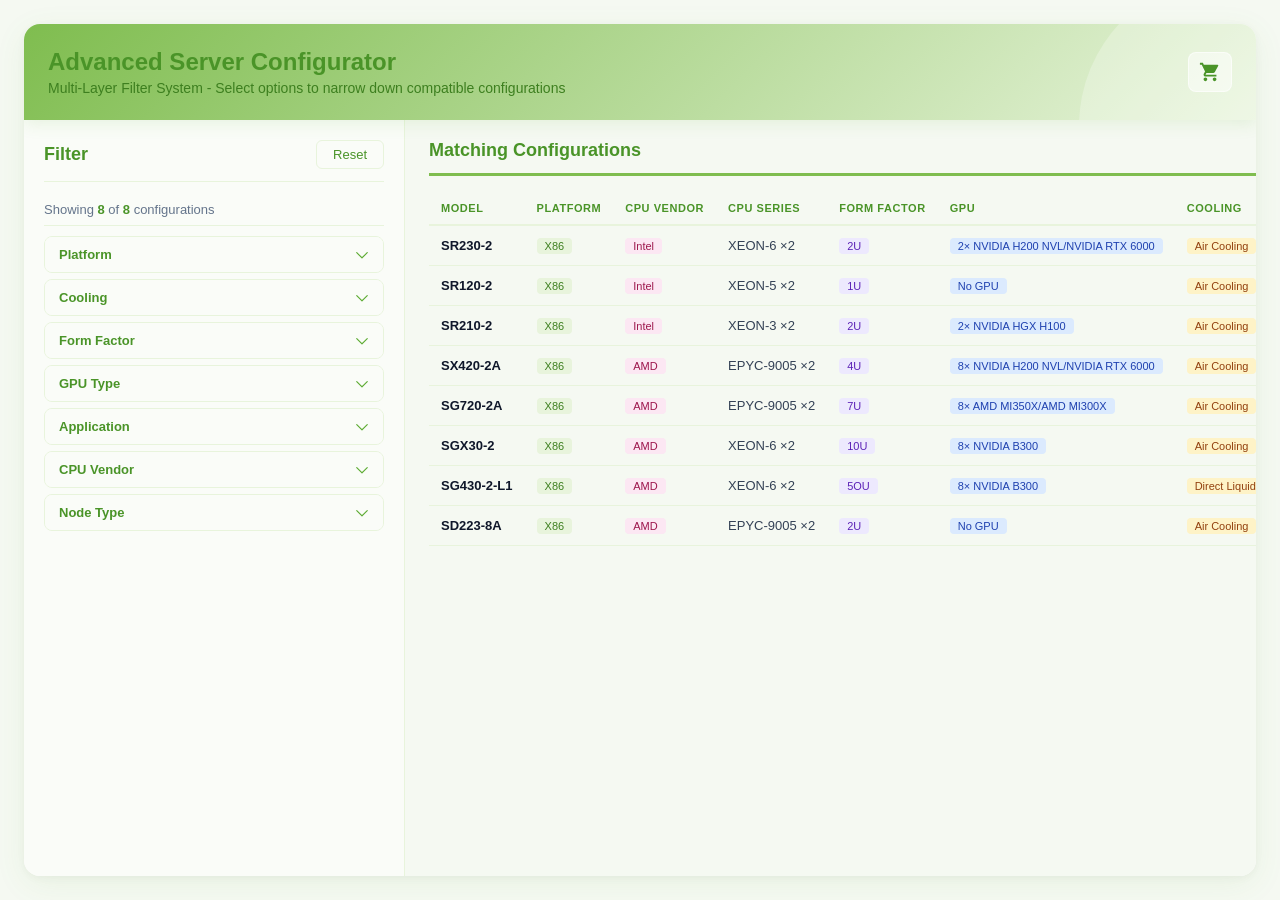
<file: index.html>
<!DOCTYPE html>
<html lang="zh-TW">
<head>
    <meta charset="UTF-8">
    <title>Server Multi-Layer Configurator</title>
    <link rel="stylesheet" href="styles.css?v=4">
</head>
<body>
    <div class="configurator-wrapper">
        <div class="configurator-header">
            <div class="header-content">
                <div>
                    <h1>Advanced Server Configurator</h1>
                    <p>Multi-Layer Filter System - Select options to narrow down compatible configurations</p>
                </div>
                <button class="cart-icon-btn" onclick="window.location.href='cart.html'" title="Shopping Cart">
                    <svg xmlns="http://www.w3.org/2000/svg" viewBox="0 0 24 24" width="22" height="22" fill="#4a9428">
                        <path d="M7 18c-1.1 0-1.99.9-1.99 2S5.9 22 7 22s2-.9 2-2-.9-2-2-2zM1 2v2h2l3.6 7.59-1.35 2.45c-.16.28-.25.61-.25.96 0 1.1.9 2 2 2h12v-2H7.42c-.14 0-.25-.11-.25-.25l.03-.12.9-1.63h7.45c.75 0 1.41-.41 1.75-1.03l3.58-6.49A1.003 1.003 0 0 0 20 4H5.21l-.94-2H1zm16 16c-1.1 0-1.99.9-1.99 2s.89 2 1.99 2 2-.9 2-2-.9-2-2-2z"/>
                    </svg>
                    <span class="cart-badge" id="cart-badge">0</span>
                </button>
            </div>
        </div>

        <div class="configurator-body">
            <div id="page-main" style="display: flex; flex: 1; min-height: 0;">
                <div class="filter-panel">
                    <div class="filter-header">
                        <div class="filter-title">Filter</div>
                        <button class="filter-reset-btn" onclick="resetAllFilters()" aria-label="Reset filter conditions">Reset</button>
                    </div>
                    <div class="filter-tags-container" id="filter-tags-container" style="display: none;">
                        <div class="filter-tags-list" id="filter-tags-list"></div>
                    </div>
                    <div class="product-count" id="product-count">
                        Showing <strong id="match-count">0</strong> of <strong id="total-count">0</strong> configurations
                    </div>
                    <div class="filter-option-container" id="filter-option-container"></div>
                </div>
                <div class="results-panel">
                    <div class="results-header">
                        <h3>Matching Configurations</h3>
                        <div class="results-count"><strong id="results-match-count">0</strong> results</div>
                    </div>
                    <div id="results-list">
                        <div class="loading-indicator">Loading data...</div>
                    </div>
                </div>
            </div>
        </div>
    </div>

<script src="validator.js"></script>
<script src="dataLoader.js"></script>
<script src="app.js?v=4"></script>
<script>
// ============================================
// Initialize
// ============================================
function init() {
    document.getElementById('total-count').textContent = products.length;
    loadFilterState();
    renderFilterCategories();
    restoreFilterCheckboxes();
    updateFilterState();
    updateCartBadge();
}

function restoreFilterCheckboxes() {
    for (const [key, values] of Object.entries(selectedFilters)) {
        for (const value of values) {
            const li = document.querySelector(`.product-filter-item[data-filter-key="${key}"][data-filter-value="${value}"]`);
            if (li) {
                const cb = li.querySelector('.gbt-main-checkbox');
                if (cb) cb.checked = true;
            }
        }
    }
}

// ============================================
// Render Filter Categories
// ============================================
function renderFilterCategories() {
    const container = document.getElementById('filter-option-container');
    container.innerHTML = '';

    filterCategories.forEach(category => {
        const categoryEl = document.createElement('div');
        categoryEl.className = 'product-filter-category';
        categoryEl.dataset.filterKey = category.key;

        const titleEl = document.createElement('div');
        titleEl.className = 'product-category-title';
        titleEl.onclick = function() { toggleFilter(this); };
        titleEl.innerHTML = `
            <span class="product-category-name">${category.name}<span class="filter-count-badge" id="badge-${category.key}" style="display:none;">0</span></span>
            <svg xmlns="http://www.w3.org/2000/svg" viewBox="0 0 24 24" class="filter-icon">
                <path d="M2.29 7.29a.996.996 0 0 1 1.41 0l8.29 8.29 8.29-8.29a.996.996 0 1 1 1.41 1.41l-9 9a.996.996 0 0 1-1.41 0L2.29 8.71a.996.996 0 0 1 0-1.41Z" style="fill-rule: evenodd;"></path>
            </svg>
        `;
        categoryEl.appendChild(titleEl);

        const subMenu = document.createElement('ul');
        subMenu.className = 'product-sub-menu';
        subMenu.dataset.filterKey = category.key;

        category.options.forEach(option => {
            const li = document.createElement('li');
            li.className = 'product-filter-item';
            li.dataset.filterKey = category.key;
            li.dataset.filterValue = option.value;
            li.innerHTML = `
                <div class="gbt-checkbox-wrapper">
                    <label class="gbt-main-checkbox-label" style="gap:8px;">
                        <div class="gbt-main-checkbox-container">
                            <input type="checkbox" class="gbt-main-checkbox" name="${category.key}" value="${option.value}" onchange="onFilterChange(this)">
                            <svg xmlns="http://www.w3.org/2000/svg" width="12" height="8" fill="none" style="pointer-events:none;" class="gbt-main-checkbox-check">
                                <path fill="#fff" fill-rule="evenodd" d="M11.218.304a1 1 0 0 1-.022 1.414l-6.187 6a1 1 0 0 1-1.393 0L.804 4.99a1 1 0 0 1 1.392-1.436l2.117 2.052L9.803.282a1 1 0 0 1 1.415.022" clip-rule="evenodd"></path>
                            </svg>
                        </div>
                        <span class="gbt-main-checkbox-label-text">${option.label}</span>
                        <span class="option-count" id="count-${category.key}-${option.value}"></span>
                    </label>
                </div>
            `;
            subMenu.appendChild(li);
        });

        categoryEl.appendChild(subMenu);
        container.appendChild(categoryEl);
    });
}

// ============================================
// Toggle Filter (exclusive accordion)
// ============================================
function toggleFilter(titleElement) {
    const category = titleElement.parentElement;
    const isActive = category.classList.contains('filter-category-active');

    document.querySelectorAll('.product-filter-category').forEach(cat => {
        cat.classList.remove('filter-category-active');
        const sm = cat.querySelector('.product-sub-menu');
        if (sm) sm.classList.remove('active');
        const ic = cat.querySelector('.filter-icon');
        if (ic) ic.classList.remove('rotate');
    });

    if (!isActive) {
        category.classList.add('filter-category-active');
        const subMenu = category.querySelector('.product-sub-menu');
        if (subMenu) subMenu.classList.add('active');
        const icon = category.querySelector('.filter-icon');
        if (icon) icon.classList.add('rotate');
    }
}

// ============================================
// Filter Logic
// ============================================
function onFilterChange(checkbox) {
    const key = checkbox.name;
    const value = checkbox.value;
    if (!selectedFilters[key]) selectedFilters[key] = new Set();
    if (checkbox.checked) {
        selectedFilters[key].add(value);
    } else {
        selectedFilters[key].delete(value);
        if (selectedFilters[key].size === 0) delete selectedFilters[key];
    }
    saveFilterState();
    updateFilterState();
}

function productMatchesValue(product, key, value) {
    const pv = product[key];
    if (Array.isArray(pv)) return pv.includes(value);
    return String(pv) === String(value);
}

function productMatchesFilters(product, filters) {
    for (const [key, values] of Object.entries(filters)) {
        if (values.size === 0) continue;
        const pv = product[key];
        let m = false;
        if (Array.isArray(pv)) { for (const v of values) { if (pv.includes(v)) { m = true; break; } } }
        else { m = values.has(String(pv)); }
        if (!m) return false;
    }
    return true;
}

function updateFilterState() {
    const activeFilters = {};
    for (const [key, values] of Object.entries(selectedFilters)) {
        if (values.size > 0) activeFilters[key] = values;
    }
    const matchingProducts = products.filter(p => productMatchesFilters(p, activeFilters));

    filterCategories.forEach(category => {
        const key = category.key;
        const filtersWithout = {};
        for (const [k, v] of Object.entries(activeFilters)) { if (k !== key) filtersWithout[k] = v; }
        const productsForCategory = products.filter(p => productMatchesFilters(p, filtersWithout));
        let selectedCount = 0;

        category.options.forEach(option => {
            const li = document.querySelector(`.product-filter-item[data-filter-key="${key}"][data-filter-value="${option.value}"]`);
            if (!li) return;
            const count = productsForCategory.filter(p => productMatchesValue(p, key, String(option.value))).length;
            const countEl = document.getElementById(`count-${key}-${option.value}`);
            if (countEl) countEl.textContent = `(${count})`;
            const checkbox = li.querySelector('.gbt-main-checkbox');
            const isSelected = selectedFilters[key] && selectedFilters[key].has(String(option.value));
            if (isSelected) selectedCount++;
            if (count === 0 && !isSelected) { li.classList.add('disabled'); checkbox.disabled = true; }
            else { li.classList.remove('disabled'); checkbox.disabled = false; }
        });

        const badge = document.getElementById(`badge-${key}`);
        if (badge) {
            if (selectedCount > 0) { badge.style.display = 'inline-flex'; badge.textContent = selectedCount; }
            else { badge.style.display = 'none'; }
        }
    });

    document.getElementById('match-count').textContent = matchingProducts.length;
    document.getElementById('results-match-count').textContent = matchingProducts.length;
    renderFilterTags();
    renderResults(matchingProducts);
}

// ============================================
// Filter Tags
// ============================================
function renderFilterTags() {
    const container = document.getElementById('filter-tags-container');
    const list = document.getElementById('filter-tags-list');
    list.innerHTML = '';
    let hasFilters = false;
    for (const [key, values] of Object.entries(selectedFilters)) {
        if (values.size === 0) continue;
        hasFilters = true;
        const category = filterCategories.find(c => c.key === key);
        if (!category) continue;
        for (const value of values) {
            const option = category.options.find(o => String(o.value) === String(value));
            if (!option) continue;
            const tag = document.createElement('button');
            tag.className = 'filter-tag';
            tag.onclick = function() { removeFilter(key, value); };
            tag.innerHTML = `<span>${category.name}: ${option.label}</span>
                <svg xmlns="http://www.w3.org/2000/svg" viewBox="0 0 24 24" class="tag-remove">
                    <path d="M2.79 2.79a.996.996 0 0 1 1.41 0l7.79 7.79 7.79-7.79a.996.996 0 1 1 1.41 1.41l-7.79 7.79 7.79 7.79a.996.996 0 1 1-1.41 1.41l-7.79-7.79-7.79 7.79a.996.996 0 1 1-1.41-1.41l7.79-7.79-7.79-7.78a.996.996 0 0 1 0-1.41Z" style="fill-rule:evenodd;stroke-width:0;"></path>
                </svg>`;
            list.appendChild(tag);
        }
    }
    container.style.display = hasFilters ? 'block' : 'none';
}

function removeFilter(key, value) {
    if (selectedFilters[key]) {
        selectedFilters[key].delete(String(value));
        if (selectedFilters[key].size === 0) delete selectedFilters[key];
    }
    const li = document.querySelector(`.product-filter-item[data-filter-key="${key}"][data-filter-value="${value}"]`);
    if (li) { const cb = li.querySelector('.gbt-main-checkbox'); if (cb) cb.checked = false; }
    saveFilterState();
    updateFilterState();
}

function resetAllFilters() {
    selectedFilters = {};
    document.querySelectorAll('.gbt-main-checkbox').forEach(cb => { cb.checked = false; });
    saveFilterState();
    updateFilterState();
}

// ============================================
// Render Results
// ============================================
function renderResults(matchingProducts) {
    const list = document.getElementById('results-list');
    if (matchingProducts.length === 0) {
        list.innerHTML = `<div class="results-empty">
            <svg xmlns="http://www.w3.org/2000/svg" viewBox="0 0 24 24"><path d="M15.5 14h-.79l-.28-.27A6.471 6.471 0 0 0 16 9.5 6.5 6.5 0 1 0 9.5 16c1.61 0 3.09-.59 4.23-1.57l.27.28v.79l5 4.99L20.49 19l-4.99-5zm-6 0C7.01 14 5 11.99 5 9.5S7.01 5 9.5 5 14 7.01 14 9.5 11.99 14 9.5 14z"/></svg>
            <p>No matching configurations found. Try adjusting your filters.</p></div>`;
        return;
    }

    const lm = buildLabelMap();
    let html = `<table class="results-table"><thead><tr>
        <th>Model</th><th>Platform</th><th>CPU Vendor</th><th>CPU Series</th>
        <th>Form Factor</th><th>GPU</th><th>Cooling</th><th>DIMM</th><th>Nodes</th><th></th>
    </tr></thead><tbody>`;

    matchingProducts.forEach(p => {
        const gpuText = p.gpus > 0 ? p.gpus + '\u00d7 ' + p.gpuType.map(g => getLabel(lm,'gpuType',g)).join('/') : 'No GPU';
        html += `<tr class="result-row-clickable" onclick="openConfigurator('${p.id}')">
            <td><strong>${p.id}</strong></td>
            <td><span class="result-badge platform">${getLabel(lm, 'platform', p.platform)}</span></td>
            <td><span class="result-badge vendor">${getLabel(lm, 'cpuVendor', p.cpuVendor)}</span></td>
            <td>${p.cpuSeries.toUpperCase()} \u00d7${p.cpuSockets}</td>
            <td><span class="result-badge form-factor">${getLabel(lm, 'formFactor', p.formFactor)}</span></td>
            <td><span class="result-badge gpu">${gpuText}</span></td>
            <td><span class="result-badge cooling">${getLabel(lm, 'cooling', p.cooling)}</span></td>
            <td>${p.dimmSlots} ${p.dimmType}</td>
            <td>${p.nodeCount > 1 ? p.nodeCount + ' nodes' : '1'}</td>
            <td class="result-arrow-cell">
                <svg xmlns="http://www.w3.org/2000/svg" viewBox="0 0 24 24" width="18" height="18" fill="currentColor">
                    <path d="M8.59 16.59L13.17 12 8.59 7.41 10 6l6 6-6 6-1.41-1.41z"/>
                </svg>
            </td>
        </tr>`;
    });

    html += '</tbody></table>';
    list.innerHTML = html;
}

// ============================================
// Open Configurator (navigate to configure.html)
// ============================================
function openConfigurator(productId) {
    saveFilterState();
    window.location.href = 'configure.html?product=' + encodeURIComponent(productId);
}

// ============================================
// Start
// ============================================
loadData(init);
</script>
</body>
</html>
</file>
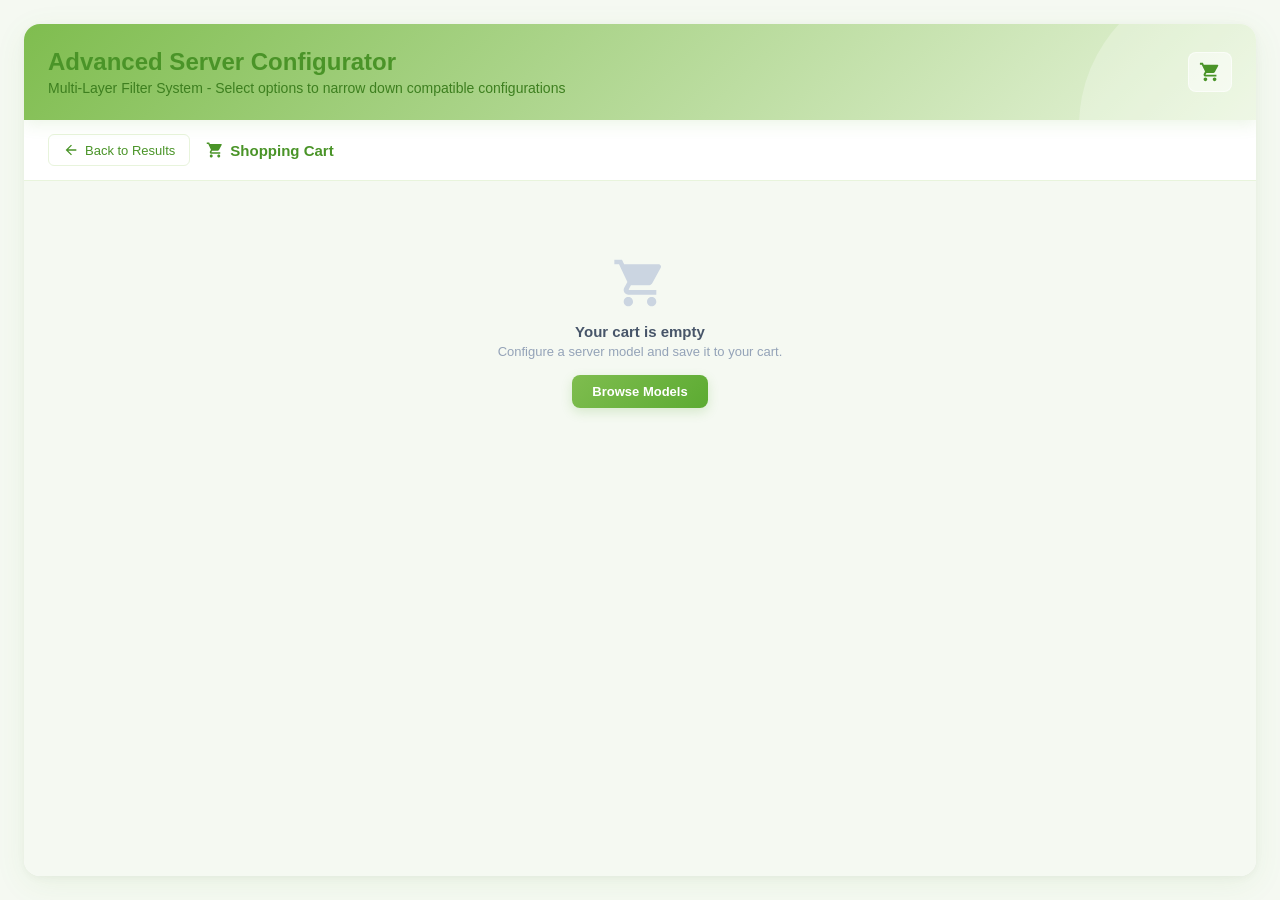
<file: cart.html>
<!DOCTYPE html>
<html lang="zh-TW">
<head>
    <meta charset="UTF-8">
    <title>Server Configurator - Shopping Cart</title>
    <link rel="stylesheet" href="styles.css?v=4">
</head>
<body>
    <div class="configurator-wrapper">
        <div class="configurator-header">
            <div class="header-content">
                <div>
                    <h1>Advanced Server Configurator</h1>
                    <p>Multi-Layer Filter System - Select options to narrow down compatible configurations</p>
                </div>
                <button class="cart-icon-btn" onclick="window.location.href='cart.html'" title="Shopping Cart">
                    <svg xmlns="http://www.w3.org/2000/svg" viewBox="0 0 24 24" width="22" height="22" fill="#4a9428">
                        <path d="M7 18c-1.1 0-1.99.9-1.99 2S5.9 22 7 22s2-.9 2-2-.9-2-2-2zM1 2v2h2l3.6 7.59-1.35 2.45c-.16.28-.25.61-.25.96 0 1.1.9 2 2 2h12v-2H7.42c-.14 0-.25-.11-.25-.25l.03-.12.9-1.63h7.45c.75 0 1.41-.41 1.75-1.03l3.58-6.49A1.003 1.003 0 0 0 20 4H5.21l-.94-2H1zm16 16c-1.1 0-1.99.9-1.99 2s.89 2 1.99 2 2-.9 2-2-.9-2-2-2z"/>
                    </svg>
                    <span class="cart-badge" id="cart-badge">0</span>
                </button>
            </div>
        </div>

        <div class="configurator-body">
            <div id="page-cart" style="display: flex; flex-direction: column; flex: 1; min-height: 0;">
                <div class="page-toolbar">
                    <button class="toolbar-back-btn" onclick="window.location.href='index.html'">
                        <svg xmlns="http://www.w3.org/2000/svg" viewBox="0 0 24 24" width="16" height="16" fill="currentColor"><path d="M20 11H7.83l5.59-5.59L12 4l-8 8 8 8 1.41-1.41L7.83 13H20v-2z"/></svg>
                        Back to Results
                    </button>
                    <span class="toolbar-title">
                        <svg xmlns="http://www.w3.org/2000/svg" viewBox="0 0 24 24" width="18" height="18" fill="currentColor"><path d="M7 18c-1.1 0-1.99.9-1.99 2S5.9 22 7 22s2-.9 2-2-.9-2-2-2zM1 2v2h2l3.6 7.59-1.35 2.45c-.16.28-.25.61-.25.96 0 1.1.9 2 2 2h12v-2H7.42c-.14 0-.25-.11-.25-.25l.03-.12.9-1.63h7.45c.75 0 1.41-.41 1.75-1.03l3.58-6.49A1.003 1.003 0 0 0 20 4H5.21l-.94-2H1zm16 16c-1.1 0-1.99.9-1.99 2s.89 2 1.99 2 2-.9 2-2-.9-2-2-2z"/></svg>
                        Shopping Cart
                    </span>
                </div>
                <div class="page-scroll-area" id="cart-content">
                    <div class="loading-indicator">Loading cart...</div>
                </div>
            </div>
        </div>
    </div>

<script src="validator.js"></script>
<script src="dataLoader.js"></script>
<script src="app.js?v=4"></script>
<script>
// ============================================
// Initialize Cart Page
// ============================================
function initCart() {
    updateCartBadge();
    renderCart();
}

// ============================================
// Cart Rendering
// ============================================
function renderCart() {
    const content = document.getElementById('cart-content');
    if (cartItems.length === 0) {
        content.innerHTML = `<div class="cart-empty">
            <svg xmlns="http://www.w3.org/2000/svg" viewBox="0 0 24 24" width="56" height="56" fill="#cbd5e1">
                <path d="M7 18c-1.1 0-1.99.9-1.99 2S5.9 22 7 22s2-.9 2-2-.9-2-2-2zM1 2v2h2l3.6 7.59-1.35 2.45c-.16.28-.25.61-.25.96 0 1.1.9 2 2 2h12v-2H7.42c-.14 0-.25-.11-.25-.25l.03-.12.9-1.63h7.45c.75 0 1.41-.41 1.75-1.03l3.58-6.49A1.003 1.003 0 0 0 20 4H5.21l-.94-2H1zm16 16c-1.1 0-1.99.9-1.99 2s.89 2 1.99 2 2-.9 2-2-.9-2-2-2z"/>
            </svg>
            <p style="font-size:15px;font-weight:600;color:#475569;margin:12px 0 4px;">Your cart is empty</p>
            <p style="font-size:13px;color:#94a3b8;margin:0;">Configure a server model and save it to your cart.</p>
            <button class="btn btn-submit" onclick="window.location.href='index.html'" style="margin-top:16px;">Browse Models</button>
        </div>`;
        return;
    }

    const lm = buildLabelMap();
    const confirmed = cartItems.filter(i => i.status === 'confirmed').length;
    const drafts = cartItems.filter(i => i.status === 'draft').length;

    let html = `<div class="cart-stats">
        <span>${cartItems.length} item(s)</span>
        <span><span style="color:#16a34a;font-weight:500;">${confirmed} confirmed</span> &middot; <span style="color:#d97706;font-weight:500;">${drafts} draft(s)</span></span>
    </div>`;

    cartItems.forEach((item, i) => {
        const product = products.find(p => p.id === item.productId);
        if (!product) return;
        const gpuText = product.gpus > 0 ? product.gpus + '\u00d7 ' + product.gpuType.map(g => getLabel(lm,'gpuType',g)).join('/') : 'No GPU';
        const statusCls = item.status === 'confirmed' ? 'badge-confirmed' : 'badge-draft';
        const statusTxt = item.status === 'confirmed' ? 'Confirmed' : 'Draft';

        // Support both single-node (item.config) and multinode (item.config array) format
        const configs = Array.isArray(item.config) ? item.config : [item.config];
        let configRows = '';
        configs.forEach((cfg, ni) => {
            if (configs.length > 1) configRows += `<tr><td colspan="2" style="font-weight:700;color:var(--dark-green);padding-top:6px;">Node ${String.fromCharCode(65+ni)} (×${item.nodeQty ? item.nodeQty[ni] : 1})</td></tr>`;
            configSectionDefs.forEach(def => {
                const val = cfg ? cfg[def.key] : null;
                if (!val || (typeof val === 'object' && !Object.keys(val).length)) return;
                configRows += `<tr><td class="cart-cfg-label">${def.name}</td><td>${resolveConfigSummary(def.key, val)}</td></tr>`;
            });
        });

        html += `<div class="cart-item">
            <div class="cart-item-top">
                <div class="cart-item-title">
                    <strong>${item.productId}</strong>
                    <span class="cart-status-badge ${statusCls}">${statusTxt}</span>
                </div>
                <div class="cart-item-actions">
                    ${item.status === 'draft' ? `<button class="cart-btn-icon cart-btn-confirm" onclick="confirmCartItem(${i})" title="Confirm"><svg xmlns="http://www.w3.org/2000/svg" viewBox="0 0 24 24" width="14" height="14" fill="currentColor"><path d="M9 16.17L4.83 12l-1.42 1.41L9 19 21 7l-1.41-1.41z"/></svg></button>` : ''}
                    <button class="cart-btn-icon cart-btn-edit" onclick="editCartItem(${i})" title="Edit"><svg xmlns="http://www.w3.org/2000/svg" viewBox="0 0 24 24" width="14" height="14" fill="currentColor"><path d="M3 17.25V21h3.75L17.81 9.94l-3.75-3.75L3 17.25zM20.71 7.04a.996.996 0 0 0 0-1.41l-2.34-2.34a.996.996 0 0 0-1.41 0l-1.83 1.83 3.75 3.75 1.83-1.83z"/></svg></button>
                    <button class="cart-btn-icon cart-btn-del" onclick="removeCartItem(${i})" title="Remove"><svg xmlns="http://www.w3.org/2000/svg" viewBox="0 0 24 24" width="14" height="14" fill="currentColor"><path d="M6 19c0 1.1.9 2 2 2h8c1.1 0 2-.9 2-2V7H6v12zM19 4h-3.5l-1-1h-5l-1 1H5v2h14V4z"/></svg></button>
                </div>
            </div>
            <div class="cart-item-badges">
                <span class="result-badge platform">${getLabel(lm, 'platform', product.platform)}</span>
                <span class="result-badge vendor">${getLabel(lm, 'cpuVendor', product.cpuVendor)}</span>
                <span class="result-badge form-factor">${getLabel(lm, 'formFactor', product.formFactor)}</span>
                <span class="result-badge cooling">${getLabel(lm, 'cooling', product.cooling)}</span>
                <span style="font-size:11px;color:#64748b;">${gpuText}</span>
            </div>
            <table class="cart-config-table">
                ${configRows}
            </table>
            <div class="cart-item-time">Updated: ${new Date(item.timestamp).toLocaleString()}</div>
        </div>`;
    });

    content.innerHTML = html;
}

// ============================================
// Cart Actions
// ============================================
function removeCartItem(index) {
    cartItems.splice(index, 1);
    persistCart();
    renderCart();
}

function editCartItem(index) {
    const item = cartItems[index];
    window.location.href = 'configure.html?product=' + encodeURIComponent(item.productId) + '&edit=' + index;
}

function confirmCartItem(index) {
    cartItems[index].status = 'confirmed';
    cartItems[index].timestamp = new Date().toISOString();
    persistCart();
    renderCart();
}

// ============================================
// Start
// ============================================
loadData(initCart);
</script>
</body>
</html>
</file>
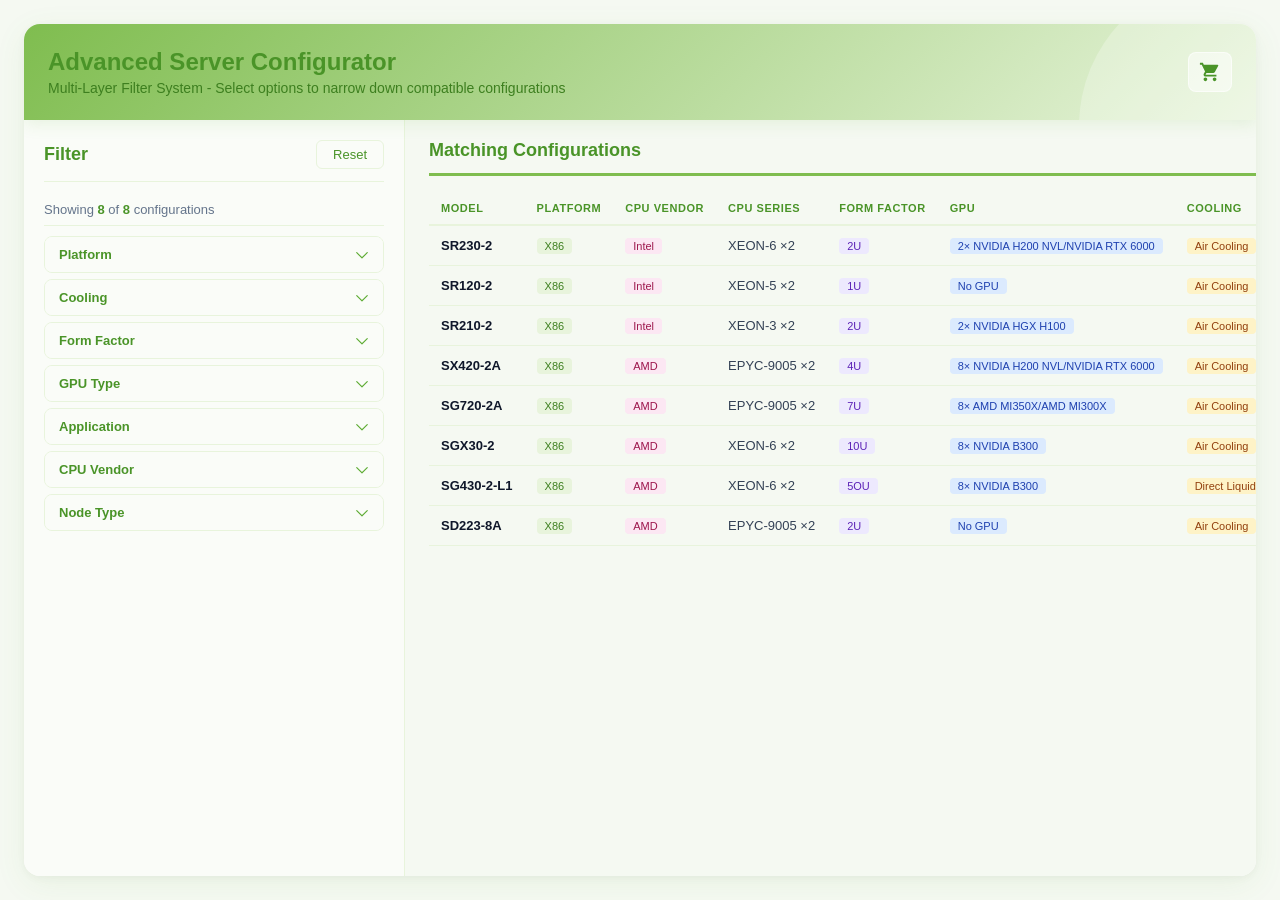
<file: configure.html>
<!DOCTYPE html>
<html lang="zh-TW">
<head>
    <meta charset="UTF-8">
    <title>Server Configurator - Configure</title>
    <link rel="stylesheet" href="styles.css?v=5">
</head>
<body>
    <div class="configurator-wrapper">
        <div class="configurator-header">
            <div class="header-content">
                <div>
                    <h1>Advanced Server Configurator</h1>
                    <p>Multi-Layer Filter System - Select options to narrow down compatible configurations</p>
                </div>
                <button class="cart-icon-btn" onclick="window.location.href='cart.html'" title="Shopping Cart">
                    <svg xmlns="http://www.w3.org/2000/svg" viewBox="0 0 24 24" width="22" height="22" fill="#4a9428">
                        <path d="M7 18c-1.1 0-1.99.9-1.99 2S5.9 22 7 22s2-.9 2-2-.9-2-2-2zM1 2v2h2l3.6 7.59-1.35 2.45c-.16.28-.25.61-.25.96 0 1.1.9 2 2 2h12v-2H7.42c-.14 0-.25-.11-.25-.25l.03-.12.9-1.63h7.45c.75 0 1.41-.41 1.75-1.03l3.58-6.49A1.003 1.003 0 0 0 20 4H5.21l-.94-2H1zm16 16c-1.1 0-1.99.9-1.99 2s.89 2 1.99 2 2-.9 2-2-.9-2-2-2z"/>
                    </svg>
                    <span class="cart-badge" id="cart-badge">0</span>
                </button>
            </div>
        </div>

        <div class="configurator-body">
            <div id="page-configure" style="display:flex;flex-direction:column;flex:1;min-height:0;">
                <div class="page-toolbar">
                    <button class="toolbar-back-btn" onclick="window.location.href='index.html'">
                        <svg xmlns="http://www.w3.org/2000/svg" viewBox="0 0 24 24" width="16" height="16" fill="currentColor"><path d="M20 11H7.83l5.59-5.59L12 4l-8 8 8 8 1.41-1.41L7.83 13H20v-2z"/></svg>
                        Back to Results
                    </button>
                    <span class="toolbar-title" id="config-toolbar-title"></span>
                </div>
                <div class="page-scroll-area" id="config-content">
                    <div class="loading-indicator">Loading configuration...</div>
                </div>
                <div class="page-action-bar">
                    <button class="btn btn-cancel" onclick="cancelConfig()">Cancel</button>
                    <button class="btn btn-draft" onclick="saveDraft()">
                        <svg xmlns="http://www.w3.org/2000/svg" viewBox="0 0 24 24" width="14" height="14" fill="currentColor"><path d="M17 3H5c-1.11 0-2 .9-2 2v14c0 1.1.89 2 2 2h14c1.1 0 2-.9 2-2V7l-4-4zm-5 16c-1.66 0-3-1.34-3-3s1.34-3 3-3 3 1.34 3 3-1.34 3-3 3zm3-10H5V5h10v4z"/></svg>
                        Save Draft
                    </button>
                    <button class="btn btn-submit" onclick="submitConfig()">
                        <svg xmlns="http://www.w3.org/2000/svg" viewBox="0 0 24 24" width="14" height="14" fill="currentColor"><path d="M9 16.17L4.83 12l-1.42 1.41L9 19 21 7l-1.41-1.41z"/></svg>
                        Submit
                    </button>
                </div>
            </div>
        </div>
    </div>

    <!-- ====================== SECTION MODAL ====================== -->
    <div class="modal-overlay" id="section-modal" style="display:none" onclick="handleModalOverlayClick(event)">
        <div class="modal-box" onclick="event.stopPropagation()">
            <div class="modal-header">
                <span class="modal-title" id="modal-title">Select</span>
                <button class="modal-close-btn" onclick="closeModal()" title="關閉">
                    <svg xmlns="http://www.w3.org/2000/svg" viewBox="0 0 24 24" width="18" height="18" fill="currentColor">
                        <path d="M19 6.41L17.59 5 12 10.59 6.41 5 5 6.41 10.59 12 5 17.59 6.41 19 12 13.41 17.59 19 19 17.59 13.41 12z"/>
                    </svg>
                </button>
            </div>
            <div class="modal-filters">
                <div class="modal-filter-row">
                    <div class="modal-filter-item">
                        <label class="modal-filter-label">Brand</label>
                        <select class="modal-select" id="modal-brand" onchange="updateModalOptions()">
                            <option value="">All Brands</option>
                        </select>
                    </div>
                    <div class="modal-filter-item">
                        <label class="modal-filter-label">Sub Group</label>
                        <select class="modal-select" id="modal-subgroup" onchange="updateModalOptions()">
                            <option value="">All Groups</option>
                        </select>
                    </div>
                </div>
                <div class="modal-search-row">
                    <input type="text" class="modal-search-input" id="modal-search"
                           placeholder="搜尋 MPN 或關鍵字..."
                           oninput="updateModalOptions()">
                </div>
            </div>
            <div class="modal-dep-warning" id="modal-dep-warning" style="display:none"></div>
            <div class="modal-options-list" id="modal-options-list"></div>
            <div class="modal-footer">
                <span class="modal-selection-hint" id="modal-selection-hint"></span>
                <button class="btn btn-submit" style="padding:7px 24px;font-size:13px;" onclick="closeModal()">完成</button>
            </div>
        </div>
    </div>

<script src="validator.js"></script>
<script src="dataLoader.js"></script>
<script src="app.js?v=5"></script>
<script>
// ============================================
// Spec tags — render key specs as chips in modal + item cards
// ============================================
function buildSpecTags(sectionKey, opt) {
    const m = opt.meta || {};
    const tags = [];

    switch (sectionKey) {
        case 'cpu':
            if (m.cores)        tags.push(['cores',  `${m.cores}C / ${m.threads || 0}T`]);
            if (m.maxMemSpeed)  tags.push(['mem',    `Mem ${m.maxMemSpeed} MT/s`]);
            if (m.sramCache)    tags.push(['cache',  `Cache ${m.sramCache} MB`]);
            break;
        case 'dimm':
            if (m.freq)         tags.push(['speed',  `${m.freq} MT/s`]);
            if (m.density)      tags.push(['cap',    `${m.density} GB`]);
            break;
        case 'hdd':
            if (m.interface)    tags.push(['iface',  m.interface]);
            if (m.density)      tags.push(['cap',    `${m.density} TB`]);
            if (m.rpm)          tags.push(['rpm',    `${m.rpm} RPM`]);
            break;
        case 'ssd': {
            const ifLabel = m.pcieVersion ? `${m.interface} ${m.pcieVersion} x${m.pcieLane}` : m.interface;
            if (ifLabel)        tags.push(['iface',  ifLabel]);
            if (m.formFactor)   tags.push(['ff',     m.formFactor]);
            if (m.capacity)     tags.push(['cap',    `${m.capacity} GB`]);
            break;
        }
        case 'gpu':
            if (m.formFactor)   tags.push(['ff',     m.formFactor]);
            if (m.pcieVersion)  tags.push(['pcie',   `${m.pcieVersion} x${m.pcieLane}`]);
            break;
        case 'hba':
        case 'raid':
        case 'm2raid':
            if (m.pcieVersion)      tags.push(['pcie',  `${m.pcieVersion} x${m.pcieLane}`]);
            if (m.internalPorts > 0) tags.push(['ports', `${m.internalPorts}i`]);
            if (m.connector)        tags.push(['conn',  m.connector]);
            break;
        case 'nic':
            if (m.speedStr)     tags.push(['speed',  `${m.speedStr}G`]);
            if (m.ports)        tags.push(['ports',  `${m.ports}P`]);
            if (m.sfpType)      tags.push(['conn',   m.sfpType]);
            if (m.formFactor)   tags.push(['ff',     m.formFactor]);
            break;
        case 'transceiver':
            if (m.speed)        tags.push(['speed',  `${m.speed}G`]);
            if (m.interface)    tags.push(['conn',   m.interface]);
            if (m.mode)         tags.push(['mode',   m.mode]);
            break;
        case 'bbu':
            if (m.spec)         tags.push(['cache',  m.spec]);
            break;
    }

    if (!tags.length) return '';
    return `<div class="spec-tags">${tags.map(([cls, lbl]) =>
        `<span class="spec-tag spec-tag-${cls}">${lbl}</span>`
    ).join('')}</div>`;
}

// ============================================
// URL params
// ============================================
function getUrlParams() {
    const params = new URLSearchParams(window.location.search);
    return { productId: params.get('product'), editIndex: params.get('edit') !== null ? parseInt(params.get('edit')) : -1 };
}

// ============================================
// PCIe Drag-and-Drop State
// ============================================
let pcieDragInfo = null; // { nodeIdx, slotIdx, card }

// Compute a hash of all card selections across sections to detect changes
function _selectionsHash(nc) {
    return JSON.stringify(nc.sections.map(s => [s.key, s.selections]));
}

// Lazily build / retrieve the mutable slot state for a node
function getPcieSlotState(nc) {
    const hash = _selectionsHash(nc);
    if (!nc.pcieSlotState || nc._pcieSlotHash !== hash) {
        const result = validatePcieSlots(selectedProduct, nc.nodeSpec, nc.sections, nc.activePcieSchemeIdx);
        nc.pcieSlotState = result.slotStatus.map(s => ({ ...s })); // shallow clone
        nc._pcieSlotHash = hash;
    }
    return nc.pcieSlotState;
}

function pcieDragStart(event, nodeIdx, slotIdx) {
    const nc = activeNodeConfigs[nodeIdx];
    if (!nc) return;
    const state = nc.pcieSlotState;
    const slot  = state && state[slotIdx];
    if (!slot || !slot.assigned) { event.preventDefault(); return; }
    pcieDragInfo = { nodeIdx, slotIdx, iface: slot.assigned.iface };
    event.dataTransfer.effectAllowed = 'move';
    event.dataTransfer.setData('text/plain', String(slotIdx));
}

function pcieDragOver(event, nodeIdx, targetSlotIdx) {
    if (!pcieDragInfo || pcieDragInfo.nodeIdx !== nodeIdx) return;
    const nc = activeNodeConfigs[nodeIdx];
    const state = nc.pcieSlotState;
    const targetSlot = state && state[targetSlotIdx];
    if (!targetSlot) return;
    // Prevent drop onto same slot
    if (targetSlotIdx === pcieDragInfo.slotIdx) return;
    // Validate card is compatible with target slot
    const accepts = SLOT_ACCEPTS[targetSlot.type] || [];
    if (accepts.includes(pcieDragInfo.iface)) {
        event.preventDefault();
        event.dataTransfer.dropEffect = 'move';
    }
}

function pcieDragEnter(event, nodeIdx, targetSlotIdx) {
    if (!pcieDragInfo || pcieDragInfo.nodeIdx !== nodeIdx) return;
    const nc = activeNodeConfigs[nodeIdx];
    const state = nc.pcieSlotState;
    const targetSlot = state && state[targetSlotIdx];
    if (!targetSlot) return;
    if (targetSlotIdx === pcieDragInfo.slotIdx) return;
    const accepts = SLOT_ACCEPTS[targetSlot.type] || [];
    if (accepts.includes(pcieDragInfo.iface)) {
        event.currentTarget.classList.add('pcie-slot-drop-target');
    } else {
        event.currentTarget.classList.add('pcie-slot-drop-invalid');
    }
}

function pcieDragLeave(event) {
    event.currentTarget.classList.remove('pcie-slot-drop-target', 'pcie-slot-drop-invalid');
}

function pcieDrop(event, nodeIdx, targetSlotIdx) {
    event.preventDefault();
    event.currentTarget.classList.remove('pcie-slot-drop-target', 'pcie-slot-drop-invalid');
    if (!pcieDragInfo || pcieDragInfo.nodeIdx !== nodeIdx) return;
    const nc = activeNodeConfigs[nodeIdx];
    const state = nc.pcieSlotState;
    const srcIdx = pcieDragInfo.slotIdx;
    pcieDragInfo = null;
    if (srcIdx === targetSlotIdx) return;
    const srcSlot    = state[srcIdx];
    const targetSlot = state[targetSlotIdx];
    if (!srcSlot || !srcSlot.assigned) return;
    const accepts = SLOT_ACCEPTS[targetSlot.type] || [];
    if (!accepts.includes(srcSlot.assigned.iface)) return;
    // Swap cards: check if target card fits into source slot
    const movedCard  = srcSlot.assigned;
    const swapCard   = targetSlot.assigned;
    targetSlot.assigned = movedCard;
    if (swapCard) {
        const srcAccepts = SLOT_ACCEPTS[srcSlot.type] || [];
        srcSlot.assigned = srcAccepts.includes(swapCard.iface) ? swapCard : null;
    } else {
        srcSlot.assigned = null;
    }
    renderPcieSlotPanel();
}

function pcieDragEnd() {
    pcieDragInfo = null;
    // Clean up any lingering highlight classes
    document.querySelectorAll('.pcie-slot-drop-target, .pcie-slot-drop-invalid')
            .forEach(el => el.classList.remove('pcie-slot-drop-target', 'pcie-slot-drop-invalid'));
}

// ============================================
// Modal State
// ============================================
let currentModalUID = null;

// ============================================
// Initialize
// ============================================
function initConfigure() {
    updateCartBadge();
    const { productId, editIndex } = getUrlParams();
    if (!productId) { window.location.href = 'index.html'; return; }

    selectedProduct = products.find(p => p.id === productId);
    if (!selectedProduct) { window.location.href = 'index.html'; return; }

    activeNodeConfigs = selectedProduct.nodes.map((nodeSpec, idx) => {
        // Clone nodeSpec so we can mutate pcieSlots/frontDiskSlots per active scheme
        const ns = {
            ...nodeSpec,
            pcieSlots: [...(nodeSpec.pcieSlots || [])],
            frontDiskSlots: { ...(nodeSpec.frontDiskSlots || {}) },
            rearDiskSlots:  { ...(nodeSpec.rearDiskSlots  || {}) },
        };
        return {
            nodeIdx: idx,
            nodeId: nodeSpec.nodeId,
            nodeSpec: ns,
            qty: nodeSpec.defaultQty,
            sections: createConfigSections(selectedProduct, ns),
            activePcieSchemeIdx: -1,
            activeFrontDiskSchemeIdx: -1,
            activeRearDiskSchemeIdx: -1,
            diskPairings: {},
        };
    });

    if (editIndex >= 0 && cartItems[editIndex]) {
        editingCartIndex = editIndex;
        const saved = cartItems[editIndex];
        if (selectedProduct.isMultiNode && Array.isArray(saved.config)) {
            saved.config.forEach((nodeConfig, i) => {
                if (activeNodeConfigs[i]) {
                    if (saved.nodeQty && saved.nodeQty[i]) activeNodeConfigs[i].qty = saved.nodeQty[i];
                    activeNodeConfigs[i].sections.forEach(s => {
                        if (nodeConfig[s.key]) s.loadSelections(nodeConfig[s.key]);
                    });
                }
            });
        } else if (!selectedProduct.isMultiNode && saved.config) {
            activeNodeConfigs[0].sections.forEach(s => {
                if (saved.config[s.key]) s.loadSelections(saved.config[s.key]);
            });
        }
    } else {
        editingCartIndex = -1;
    }

    document.getElementById('config-toolbar-title').textContent = 'Configure: ' + productId;
    renderConfigPage();
}

// ============================================
// Render the full configure page (tabbed layout)
// ============================================
function renderConfigPage() {
    const content = document.getElementById('config-content');
    const lm = buildLabelMap();
    const p = selectedProduct;

    const gpuBadge = p.gpus > 0
        ? `<span class="result-badge gpu">${p.gpus}\u00d7 ${p.gpuType.map(g => getLabel(lm,'gpuType',g)).join(' / ')}</span>`
        : `<span class="result-badge">No GPU</span>`;

    let html = `<div class="config-summary-card">
        <div class="config-summary-name">${p.id}</div>
        <div class="config-summary-badges">
            <span class="result-badge platform">${getLabel(lm,'platform',p.platform)}</span>
            <span class="result-badge vendor">${getLabel(lm,'cpuVendor',p.cpuVendor)}</span>
            <span class="result-badge form-factor">${getLabel(lm,'formFactor',p.formFactor)}</span>
            <span class="result-badge cooling">${getLabel(lm,'cooling',p.cooling)}</span>
            ${gpuBadge}
        </div>
        <div class="config-summary-detail">
            CPU: ${p.cpuSeries.toUpperCase()} \u00d7${p.cpuSockets} &middot;
            ${p.dimmSlots} ${p.dimmType} slots &middot;
            ${p.nodeCount > 1 ? p.nodeCount + ' nodes' : 'Single node'}
        </div>
    </div>`;

    // Node qty row (multi-node)
    if (p.isMultiNode) {
        html += `<div class="node-config-header">
            <svg xmlns="http://www.w3.org/2000/svg" viewBox="0 0 24 24" width="16" height="16" fill="currentColor"><path d="M20 6h-2.18c.07-.44.18-.86.18-1.3 0-2.6-2.1-4.7-4.7-4.7-1.54 0-2.95.74-3.84 1.9L8 3.64C7.09 2.5 5.71 1.7 4.1 1.7 1.5 1.7 0 3.8 0 6.4c0 .6.11 1.17.26 1.6H0v14h24V8h-4V6zm-8-3.3c1.49 0 2.7 1.21 2.7 2.7 0 .44-.11.86-.28 1.3H12v-1.3c0-1.49 0-2.7 0-2.7zM2.18 6.4C2.18 5 3.4 3.8 4.8 3.8c.9 0 1.65.47 2.1 1.14L8 6.7H2.27c-.06-.1-.09-.2-.09-.3zM22 22H2V10h20v12z"/></svg>
            Node 設定 (多節點機種)
        </div>
        <div class="node-qty-row">`;
        activeNodeConfigs.forEach(nc => {
            const label = nc.nodeId ? `Node ${nc.nodeId}` : 'All Nodes';
            html += `<div class="node-qty-item">
                <span class="node-qty-label">${label}</span>
                <div class="node-qty-ctrl">
                    <button onclick="changeNodeQty(${nc.nodeIdx}, -1)">&#8722;</button>
                    <input type="number" id="qty-node-${nc.nodeIdx}" value="${nc.qty}" min="1"
                        onchange="setNodeQty(${nc.nodeIdx}, this.value)">
                    <button onclick="changeNodeQty(${nc.nodeIdx}, 1)">&#43;</button>
                </div>
                <span class="node-qty-unit">nodes</span>
            </div>`;
        });
        html += `</div>`;
    }

    // Per-node config area (tabs + selected items)
    activeNodeConfigs.forEach(nc => {
        const nodeLabel = nc.nodeId ? `Node ${nc.nodeId}` : null;
        if (p.isMultiNode && nodeLabel) {
            html += `<div class="node-section-header" id="node-block-${nc.nodeIdx}">
                <span class="node-label">${nodeLabel}</span>
                <span class="node-slot-info">${nc.nodeSpec.pcieSlots.length} PCIe slot(s)</span>
            </div>`;
        }
        html += `<div class="node-config-area">
            <div id="scheme-sel-${nc.nodeIdx}">${renderSchemeSelectorsHTML(nc)}</div>
            <div class="section-tabs-bar" id="tabs-bar-${nc.nodeIdx}">
                ${renderSectionTabsHTML(nc)}
            </div>
            <div class="selected-items-area" id="selected-area-${nc.nodeIdx}">
                ${renderSelectedItemsHTML(nc)}
            </div>
        </div>`;
    });

    html += `<div id="pcie-slot-panel"></div>`;
    html += `<div id="conflict-warnings-panel"></div>`;

    content.innerHTML = html;
    renderPcieSlotPanel();
    renderConflictWarnings();
}

// ============================================
// Render section tabs bar HTML
// ============================================
function renderSectionTabsHTML(nc) {
    return nc.sections.map(section => {
        const uid = makeUID(nc.nodeIdx, section.key);
        const count = Object.keys(section.selections).length;
        const typeClass = { single: 'tab-required', multi: 'tab-multi', optional: 'tab-optional' }[section.type] || '';
        const isBlocked = isTabDependencyBlocked(uid, section, nc);
        return `<button class="section-tab ${count > 0 ? 'tab-has-selection' : ''} ${typeClass} ${isBlocked ? 'tab-blocked' : ''}"
                        onclick="openSectionModal('${uid}')"
                        title="${section.name}${isBlocked ? ' (請先選擇依賴項目)' : ''}">
            <span class="tab-name">${section.name}</span>
            ${count > 0 ? `<span class="tab-count">${count}</span>` : ''}
            ${section.type !== 'optional' && count === 0 ? `<span class="tab-dot tab-dot-empty"></span>` : ''}
            ${section.type !== 'optional' && count > 0 ? `<span class="tab-dot tab-dot-filled"></span>` : ''}
        </button>`;
    }).join('');
}

function isTabDependencyBlocked(uid, section, nc) {
    if (!section.dependsOn) return false;
    if (section.dependsOn === 'disk') {
        if (section.key === 'raid') return !hasNonM2DiskSelected(nc);
        if (section.key === 'm2raid') return !hasM2SSDSelected(nc);
    }
    if (section.dependsOn === 'nic') {
        const nicSec = nc.sections.find(s => s.key === 'nic');
        return !nicSec || Object.keys(nicSec.selections).length === 0;
    }
    if (section.dependsOn === 'raid') {
        const raidSec = nc.sections.find(s => s.key === 'raid');
        return !raidSec || Object.keys(raidSec.selections).length === 0;
    }
    return false;
}

// ============================================
// Render selected items HTML
// ============================================
function renderSelectedItemsHTML(nc) {
    function getItems(key) {
        const sec = nc.sections.find(s => s.key === key);
        if (!sec) return [];
        return Object.entries(sec.selections).map(([optId, qty]) => {
            const opt = sec.options.find(o => o.id === optId);
            return opt ? { section: sec, opt, qty, uid: makeUID(nc.nodeIdx, key) } : null;
        }).filter(Boolean);
    }

    function getSSDItems(m2Only) {
        const sec = nc.sections.find(s => s.key === 'ssd');
        if (!sec) return [];
        return Object.entries(sec.selections).map(([optId, qty]) => {
            const opt = sec.options.find(o => o.id === optId);
            if (!opt) return null;
            if (m2Only && !opt.meta.isM2) return null;
            if (!m2Only && opt.meta.isM2) return null;
            return { section: sec, opt, qty, uid: makeUID(nc.nodeIdx, 'ssd') };
        }).filter(Boolean);
    }

    const cpuItems  = getItems('cpu');
    const dimmItems = getItems('dimm');
    const gpuItems  = getItems('gpu');
    const hbaItems  = getItems('hba');
    const hddItems  = getItems('hdd');
    const stdSSDItems = getSSDItems(false);
    const m2SSDItems  = getSSDItems(true);
    const nicItems  = getItems('nic');
    const raidItems = getItems('raid');
    const m2raidItems = getItems('m2raid');
    const bbuItems  = getItems('bbu');
    const transItems = getItems('transceiver');

    const totalCount = cpuItems.length + dimmItems.length + gpuItems.length + hbaItems.length +
        hddItems.length + stdSSDItems.length + m2SSDItems.length + nicItems.length +
        raidItems.length + m2raidItems.length + bbuItems.length + transItems.length;

    if (totalCount === 0) {
        return `<div class="selected-empty">
            <svg xmlns="http://www.w3.org/2000/svg" viewBox="0 0 24 24" width="40" height="40" fill="currentColor" style="opacity:0.2">
                <path d="M19 3H5c-1.1 0-2 .9-2 2v14c0 1.1.9 2 2 2h14c1.1 0 2-.9 2-2V5c0-1.1-.9-2-2-2zm-5 14H7v-2h7v2zm3-4H7v-2h10v2zm0-4H7V7h10v2z"/>
            </svg>
            <p>點選上方選項卡新增配件</p>
        </div>`;
    }

    // Decide grouping
    const hasStorageDisk = hddItems.length > 0 || stdSSDItems.length > 0;
    const hasStorageDep  = raidItems.length > 0 || bbuItems.length > 0;
    const doStorageGroup = hasStorageDisk && hasStorageDep;

    const doM2Group = m2SSDItems.length > 0 && m2raidItems.length > 0;
    const doNetGroup = nicItems.length > 0 && transItems.length > 0;

    function renderGroup(items, label, forceGroup) {
        if (!items.length) return '';
        if (forceGroup) {
            return `<div class="related-group">
                <div class="related-group-label">${label}</div>
                ${items.map(renderItemCard).join('')}
            </div>`;
        }
        return items.map(renderItemCard).join('');
    }

    let html = '<div class="selected-items-list">';

    // Standalone
    [...cpuItems, ...dimmItems, ...gpuItems, ...hbaItems].forEach(item => {
        html += renderItemCard(item);
    });

    // Storage group
    const storageAll = [...hddItems, ...stdSSDItems, ...raidItems, ...bbuItems];
    if (doStorageGroup) {
        html += `<div class="related-group">
            <div class="related-group-label">Storage</div>
            ${storageAll.map(renderItemCard).join('')}
        </div>`;
    } else {
        storageAll.forEach(item => { html += renderItemCard(item); });
    }

    // M.2 group
    const m2All = [...m2SSDItems, ...m2raidItems];
    if (doM2Group) {
        html += `<div class="related-group">
            <div class="related-group-label">M.2 Storage</div>
            ${m2All.map(renderItemCard).join('')}
        </div>`;
    } else {
        m2All.forEach(item => { html += renderItemCard(item); });
    }

    // Networking group
    const netAll = [...nicItems, ...transItems];
    if (doNetGroup) {
        html += `<div class="related-group">
            <div class="related-group-label">Networking</div>
            ${netAll.map(renderItemCard).join('')}
        </div>`;
    } else {
        netAll.forEach(item => { html += renderItemCard(item); });
    }

    html += '</div>';
    return html;
}

function getPairingOptions(nc, sectionKey) {
    const opts = [];
    if (sectionKey === 'transceiver') {
        const nicSec = nc.sections.find(s => s.key === 'nic');
        if (nicSec) {
            Object.entries(nicSec.selections).forEach(([optId]) => {
                const o = nicSec.options.find(x => x.id === optId);
                if (o) opts.push({ value: 'nic:' + optId, label: o.name });
            });
        }
        return opts;
    }
    // raid, hba: pair with non-M.2 disk; m2raid: pair with M.2 SSD
    const hddSec = nc.sections.find(s => s.key === 'hdd');
    const ssdSec = nc.sections.find(s => s.key === 'ssd');
    if (sectionKey !== 'm2raid' && hddSec) {
        Object.entries(hddSec.selections).forEach(([optId]) => {
            const o = hddSec.options.find(x => x.id === optId);
            if (o) opts.push({ value: 'hdd:' + optId, label: '[HDD] ' + o.name });
        });
    }
    if (ssdSec) {
        Object.entries(ssdSec.selections).forEach(([optId]) => {
            const o = ssdSec.options.find(x => x.id === optId);
            if (!o) return;
            if (sectionKey === 'm2raid' && !o.meta.isM2) return;
            if (sectionKey !== 'm2raid' && o.meta.isM2) return;
            opts.push({ value: 'ssd:' + optId, label: '[SSD] ' + o.name });
        });
    }
    return opts;
}

function setDiskPairing(uid, optId, value) {
    const parsed = parseSectionUID(uid);
    if (!parsed) return;
    const nc = activeNodeConfigs[parsed.nodeIdx];
    if (!nc) return;
    if (!nc.diskPairings) nc.diskPairings = {};
    const key = uid + '|' + optId;
    if (value) {
        const colonIdx = value.indexOf(':');
        nc.diskPairings[key] = {
            diskSectionKey: value.substring(0, colonIdx),
            diskOptId: value.substring(colonIdx + 1)
        };
    } else {
        delete nc.diskPairings[key];
    }
}

function cascadeRemovePaired(nc, diskSectionKey, diskOptId) {
    if (!nc || !nc.diskPairings) return;
    const toRemove = Object.entries(nc.diskPairings)
        .filter(([, p]) => p.diskSectionKey === diskSectionKey && p.diskOptId === diskOptId)
        .map(([k]) => k);
    toRemove.forEach(key => {
        const sepIdx = key.indexOf('|');
        const itemUid = key.substring(0, sepIdx);
        const itemOptId = key.substring(sepIdx + 1);
        const sec = findSectionByUID(itemUid);
        if (sec) delete sec.selections[itemOptId];
        delete nc.diskPairings[key];
    });
}

function renderItemCard({ section, opt, qty, uid }) {
    const isMulti = section.type !== 'single' || section.showQtyCtrl;
    const safeId = (uid + '_' + opt.id).replace(/[^a-z0-9]/gi, '_');
    const typeColors = { cpu:'#dcfce7', dimm:'#dcfce7', gpu:'#dbeafe', hdd:'#fef9c3', ssd:'#fef9c3',
                         nic:'#ede9fe', hba:'#ede9fe', raid:'#fee2e2', m2raid:'#fee2e2',
                         bbu:'#ffedd5', transceiver:'#ede9fe' };
    const sectionColor = typeColors[section.key] || '#f1f5f9';
    const optIdEsc = opt.id.replace(/\\/g, '\\\\').replace(/'/g, "\\'");

    // Pairing for RAID/HBA/m2raid/Transceiver — auto-select if only one option
    let pairingHTML = '';
    const parsed = parseSectionUID(uid);
    const nc = parsed ? activeNodeConfigs[parsed.nodeIdx] : null;
    if (nc && ['raid', 'hba', 'm2raid', 'transceiver'].includes(section.key)) {
        const pairingOpts = getPairingOptions(nc, section.key);
        if (pairingOpts.length > 0) {
            const pairingKey = uid + '|' + opt.id;
            let cur = nc.diskPairings && nc.diskPairings[pairingKey];
            let curVal = cur ? (cur.diskSectionKey + ':' + cur.diskOptId) : '';
            const pairingLabel = section.key === 'transceiver' ? '搭配 NIC:' : '搭配磁碟:';
            // Auto-select when only one disk option exists
            if (pairingOpts.length === 1 && !curVal) {
                curVal = pairingOpts[0].value;
                setDiskPairing(uid, opt.id, curVal);
                cur = nc.diskPairings && nc.diskPairings[pairingKey];
            }
            if (pairingOpts.length === 1) {
                // Single option — show as plain text, no dropdown
                pairingHTML = `<div class="sic-pairing sic-pairing-text">
                    <label>${pairingLabel}</label>
                    <span class="sic-pairing-value">${pairingOpts[0].label}</span>
                </div>`;
            } else {
                pairingHTML = `<div class="sic-pairing">
                    <label>${pairingLabel}</label>
                    <select onchange="setDiskPairing('${uid}','${optIdEsc}',this.value)">
                        <option value="">-- 請選擇 --</option>
                        ${pairingOpts.map(p => `<option value="${p.value}"${curVal === p.value ? ' selected' : ''}>${p.label}</option>`).join('')}
                    </select>
                </div>`;
            }
        }
    }

    const qtyHTML = isMulti
        ? `<div class="sic-qty-ctrl">
                <button onclick="adjustSelectedQty('${uid}','${optIdEsc}',-1)">−</button>
                <span id="siq-${safeId}">${qty}</span>
                <button onclick="adjustSelectedQty('${uid}','${optIdEsc}',1)">+</button>
           </div>`
        : `<span class="sic-qty-label">×${qty}</span>`;

    return `<div class="selected-item-card" id="scard-${safeId}">
        <span class="sic-section-badge" style="background:${sectionColor}">${section.name}</span>
        <div class="sic-info">
            <div class="sic-name" title="${opt.name}">${opt.name}</div>
            <div class="sic-mpn">MPN: ${opt.id}</div>
        </div>
        ${buildSpecTags(section.key, opt)}
        ${pairingHTML}
        <div class="sic-controls">
            ${qtyHTML}
            <button class="sic-remove-btn" onclick="removeSelectedItem('${uid}','${optIdEsc}')" title="移除">
                <svg xmlns="http://www.w3.org/2000/svg" viewBox="0 0 24 24" width="12" height="12" fill="currentColor">
                    <path d="M19 6.41L17.59 5 12 10.59 6.41 5 5 6.41 10.59 12 5 17.59 6.41 19 12 13.41 17.59 19 19 17.59 13.41 12z"/>
                </svg>
            </button>
        </div>
    </div>`;
}

// ============================================
// Scheme selector helpers
// ============================================
function schemeSlotLabel(slots) {
    const counts = {};
    slots.forEach(s => { counts[s] = (counts[s] || 0) + 1; });
    return Object.entries(counts).map(([t, c]) => c > 1 ? `${t}×${c}` : t).join(' + ') || '(empty)';
}

function diskSchemeLabel(map) {
    const entries = Object.entries(map || {});
    if (!entries.length) return '(none)';
    return entries.map(([t, c]) => `${c}× ${t}`).join(' + ');
}

function renderSchemeSelectorsHTML(nc) {
    const ns = nc.nodeSpec;
    let html = '';

    // PCIe scheme selector (only if >1 scheme)
    if (ns.pcieSlotSchemes && ns.pcieSlotSchemes.length > 1) {
        html += `<div class="scheme-selector">
            <span class="scheme-selector-label">PCIe Layout:</span>
            <div class="scheme-btn-group">`;
        ns.pcieSlotSchemes.forEach((scheme, idx) => {
            const active = idx === nc.activePcieSchemeIdx;
            const label = schemeSlotLabel(scheme.slots);
            html += `<button class="scheme-btn ${active ? 'scheme-btn-active' : ''}"
                title="${scheme.label}"
                onclick="changePcieScheme(${nc.nodeIdx}, ${idx})">
                <span class="scheme-btn-idx">Config ${idx + 1}</span>
                <span class="scheme-btn-detail">${ns.pcieSlotSchemes[idx].slots.length} slots</span>
            </button>`;
        });
        html += `</div></div>`;
    }

    // Front disk scheme selector (only if >1 scheme)
    if (ns.frontDiskSchemes && ns.frontDiskSchemes.length > 1) {
        html += `<div class="scheme-selector">
            <span class="scheme-selector-label">Front Bays:</span>
            <div class="scheme-btn-group">`;
        ns.frontDiskSchemes.forEach((scheme, idx) => {
            const active = idx === nc.activeFrontDiskSchemeIdx;
            const label = diskSchemeLabel(scheme.map);
            html += `<button class="scheme-btn ${active ? 'scheme-btn-active' : ''}"
                title="${scheme.label}"
                onclick="changeDiskScheme(${nc.nodeIdx}, 'front', ${idx})">
                ${label}
            </button>`;
        });
        html += `</div></div>`;
    }

    // Rear disk scheme selector (only if >1 scheme)
    if (ns.rearDiskSchemes && ns.rearDiskSchemes.length > 1) {
        html += `<div class="scheme-selector">
            <span class="scheme-selector-label">Rear Bays:</span>
            <div class="scheme-btn-group">`;
        ns.rearDiskSchemes.forEach((scheme, idx) => {
            const active = idx === nc.activeRearDiskSchemeIdx;
            const label = diskSchemeLabel(scheme.map);
            html += `<button class="scheme-btn ${active ? 'scheme-btn-active' : ''}"
                title="${scheme.label}"
                onclick="changeDiskScheme(${nc.nodeIdx}, 'rear', ${idx})">
                ${label}
            </button>`;
        });
        html += `</div></div>`;
    }

    return html ? `<div class="scheme-selectors-row">${html}</div>` : '';
}

function changePcieScheme(nodeIdx, schemeIdx) {
    const nc = activeNodeConfigs[nodeIdx];
    if (!nc) return;
    nc.activePcieSchemeIdx = schemeIdx;
    const scheme = nc.nodeSpec.pcieSlotSchemes && nc.nodeSpec.pcieSlotSchemes[schemeIdx];
    if (scheme) nc.nodeSpec.pcieSlots = scheme.slots;
    const el = document.getElementById('scheme-sel-' + nodeIdx);
    if (el) el.innerHTML = renderSchemeSelectorsHTML(nc);
    renderPcieSlotPanel();
    renderConflictWarnings();
}

function changeDiskScheme(nodeIdx, type, schemeIdx) {
    const nc = activeNodeConfigs[nodeIdx];
    if (!nc) return;
    if (type === 'front') {
        nc.activeFrontDiskSchemeIdx = schemeIdx;
        const scheme = nc.nodeSpec.frontDiskSchemes && nc.nodeSpec.frontDiskSchemes[schemeIdx];
        if (scheme) nc.nodeSpec.frontDiskSlots = scheme.map;
    } else if (type === 'rear') {
        nc.activeRearDiskSchemeIdx = schemeIdx;
        const scheme = nc.nodeSpec.rearDiskSchemes && nc.nodeSpec.rearDiskSchemes[schemeIdx];
        if (scheme) nc.nodeSpec.rearDiskSlots = scheme.map;
    }
    const el = document.getElementById('scheme-sel-' + nodeIdx);
    if (el) el.innerHTML = renderSchemeSelectorsHTML(nc);
    renderConflictWarnings();
}

// ============================================
// Refresh a node's tabs + selected area
// ============================================
function refreshNodeUI(nodeIdx) {
    const nc = activeNodeConfigs[nodeIdx];
    if (!nc) return;
    const tabsEl = document.getElementById('tabs-bar-' + nodeIdx);
    const areaEl = document.getElementById('selected-area-' + nodeIdx);
    if (tabsEl) tabsEl.innerHTML = renderSectionTabsHTML(nc);
    if (areaEl) areaEl.innerHTML = renderSelectedItemsHTML(nc);
    renderPcieSlotPanel();
    renderConflictWarnings();
}

// ============================================
// Open section modal
// ============================================
function openSectionModal(uid) {
    const section = findSectionByUID(uid);
    if (!section) return;
    currentModalUID = uid;

    // Build brand/subgroup options
    const brands    = [...new Set(section.options.map(o => o.brand))].filter(Boolean).sort();
    const subgroups = [...new Set(section.options.map(o => o.subGroup))].filter(Boolean).sort();
    document.getElementById('modal-brand').innerHTML =
        '<option value="">All Brands</option>' + brands.map(b => `<option value="${b}">${b}</option>`).join('');
    document.getElementById('modal-subgroup').innerHTML =
        '<option value="">All Groups</option>' + subgroups.map(s => `<option value="${s}">${s}</option>`).join('');
    document.getElementById('modal-search').value = '';
    document.getElementById('modal-title').textContent = 'Select: ' + section.name;

    // Dependency check
    const depMsg = getModalDepMsg(uid, section);
    const depEl = document.getElementById('modal-dep-warning');
    if (depMsg) {
        depEl.innerHTML = `<div class="dep-hint">${depMsg}</div>`;
        depEl.style.display = 'block';
        document.getElementById('modal-options-list').innerHTML = '';
    } else {
        depEl.style.display = 'none';
        updateModalOptions();
    }

    updateModalSelectionHint();
    document.getElementById('section-modal').style.display = 'flex';
}

function getModalDepMsg(uid, section) {
    if (!section.dependsOn) return null;
    const parsed = parseSectionUID(uid);
    const nc = activeNodeConfigs[parsed.nodeIdx];
    if (!nc) return null;

    if (section.dependsOn === 'disk') {
        if (section.key === 'raid' && !hasNonM2DiskSelected(nc))
            return '⚠ 請先選擇硬碟 (HDD 或非 M.2 SSD)，再設定 RAID。<br><small>注意：RAID 不能與 M.2 SSD 建立關聯。</small>';
        if (section.key === 'm2raid' && !hasM2SSDSelected(nc))
            return '⚠ 請先選擇 M.2 SSD，再設定 M.2 RAID。<br><small>M.2 RAID 只能與 M.2 SSD 建立關聯。</small>';
    }
    if (section.dependsOn === 'nic') {
        const nicSec = nc.sections.find(s => s.key === 'nic');
        if (!nicSec || !Object.keys(nicSec.selections).length)
            return '⚠ 請先選擇 NIC Card，再選擇 Transceiver。';
    }
    if (section.dependsOn === 'raid') {
        const raidSec = nc.sections.find(s => s.key === 'raid');
        if (!raidSec || !Object.keys(raidSec.selections).length)
            return '⚠ 請先選擇 RAID Card，再選擇 BBU。';
    }
    return null;
}

function hasNonM2DiskSelected(nc) {
    const hddSec = nc.sections.find(s => s.key === 'hdd');
    if (hddSec && Object.keys(hddSec.selections).length > 0) return true;
    const ssdSec = nc.sections.find(s => s.key === 'ssd');
    if (ssdSec) {
        for (const optId of Object.keys(ssdSec.selections)) {
            const opt = ssdSec.options.find(o => o.id === optId);
            if (opt && !opt.meta.isM2) return true;
        }
    }
    return false;
}

function hasM2SSDSelected(nc) {
    const ssdSec = nc.sections.find(s => s.key === 'ssd');
    if (!ssdSec) return false;
    for (const optId of Object.keys(ssdSec.selections)) {
        const opt = ssdSec.options.find(o => o.id === optId);
        if (opt && opt.meta.isM2) return true;
    }
    return false;
}

// ============================================
// Modal: update filtered option list
// ============================================
function updateModalOptions() {
    if (!currentModalUID) return;
    const section = findSectionByUID(currentModalUID);
    if (!section) return;

    const brand  = document.getElementById('modal-brand').value;
    const sg     = document.getElementById('modal-subgroup').value;
    const search = document.getElementById('modal-search').value.trim().toLowerCase();

    let opts = section.options;
    if (brand)  opts = opts.filter(o => o.brand === brand);
    if (sg)     opts = opts.filter(o => o.subGroup === sg);
    if (search) opts = opts.filter(o =>
        o.id.toLowerCase().includes(search) ||
        o.name.toLowerCase().includes(search) ||
        (o.desc || '').toLowerCase().includes(search)
    );

    const listEl = document.getElementById('modal-options-list');
    if (!opts.length) {
        listEl.innerHTML = '<div class="panel-empty">No matching options found.</div>';
        return;
    }

    const uid = currentModalUID;
    const isMulti = section.type !== 'single' || section.showQtyCtrl;

    listEl.innerHTML = opts.map(opt => {
        const isSelected = section.selections[opt.id] !== undefined;
        const qty = isSelected ? section.selections[opt.id] : 1;
        const safeId = opt.id.replace(/[^a-z0-9]/gi, '_');
        const optIdEsc = opt.id.replace(/\\/g, '\\\\').replace(/'/g, "\\'");

        return `<div class="modal-option ${isSelected ? 'mopt-selected' : ''}"
                     id="mopt-${safeId}"
                     onclick="modalToggleOption('${uid}', '${optIdEsc}')">
            <div class="mopt-check">
                ${isSelected
                    ? `<svg xmlns="http://www.w3.org/2000/svg" width="10" height="8" fill="none"><path fill="#fff" fill-rule="evenodd" d="M9.218.304a1 1 0 0 1-.022 1.414l-5.187 5a1 1 0 0 1-1.393 0L.804 4.99a1 1 0 0 1 1.392-1.436l1.117 1.052L7.803.282a1 1 0 0 1 1.415.022" clip-rule="evenodd"/></svg>`
                    : ''}
            </div>
            <div class="mopt-text">
                <div class="mopt-name">${opt.name}</div>
                ${buildSpecTags(section.key, opt)}
                <div class="mopt-mpn">MPN: ${opt.id}</div>
            </div>
            ${isSelected && isMulti
                ? `<div class="mopt-qty" onclick="event.stopPropagation()">
                    <button onclick="modalAdjustQty('${uid}', '${optIdEsc}', -1)">−</button>
                    <span id="mq-${safeId}">${qty}</span>
                    <button onclick="modalAdjustQty('${uid}', '${optIdEsc}', 1)">+</button>
                   </div>`
                : ''}
        </div>`;
    }).join('');

    updateModalSelectionHint();
}

// Calculate default fill-to-max qty for newly-selected disk
function calcDiskDefaultQty(nc, section, optId) {
    const opt = section.options.find(o => o.id === optId);
    if (!opt) return 1;
    const isM2 = opt.meta && opt.meta.isM2;
    if (isM2) {
        const m2Total = Object.values(selectedProduct.m2Slots || {}).reduce((s, v) => s + v, 0);
        if (!m2Total) return 1;
        let m2Used = 0;
        const ssdSec = nc.sections.find(s => s.key === 'ssd');
        if (ssdSec) {
            for (const [id, qty] of Object.entries(ssdSec.selections)) {
                if (id === optId) continue;
                const o = ssdSec.options.find(x => x.id === id);
                if (o && o.meta && o.meta.isM2) m2Used += qty;
            }
        }
        return Math.max(1, m2Total - m2Used);
    } else {
        // Count slots and used disks for this disk's specific FF group
        const ffGroup = getDiskFFGroup(opt.meta);
        const ffSlots = countSlotsByFFGroup(nc.nodeSpec, ffGroup);
        if (ffSlots <= 0) {
            // Fallback: use cross-compatible count if no exact-FF slots found
            const compatTotal = countCompatibleDiskSlots(nc.nodeSpec, opt.meta);
            return Math.max(1, compatTotal);
        }
        const used = countUsedDisksByFFGroup(nc, ffGroup, optId);
        return Math.max(1, ffSlots - used);
    }
}

function modalToggleOption(uid, optId) {
    const section = findSectionByUID(uid);
    if (!section) return;
    const wasSelected = section.selections[optId] !== undefined;
    section.select(optId);
    // When first selecting a disk, default quantity to fill remaining slots
    if (!wasSelected && ['hdd', 'ssd'].includes(section.key)) {
        const parsed2 = parseSectionUID(uid);
        const nc2 = parsed2 ? activeNodeConfigs[parsed2.nodeIdx] : null;
        if (nc2 && section.selections[optId] !== undefined) {
            const maxQty = calcDiskDefaultQty(nc2, section, optId);
            if (maxQty > 1) section.setQty(optId, maxQty);
        }
    }
    updateModalOptions();
    const parsed = parseSectionUID(uid);
    if (parsed) refreshNodeUI(parsed.nodeIdx);
}

function modalAdjustQty(uid, optId, delta) {
    const section = findSectionByUID(uid);
    if (!section || section.selections[optId] === undefined) return;
    section.setQty(optId, section.selections[optId] + delta);
    const safeId = optId.replace(/[^a-z0-9]/gi, '_');
    const el = document.getElementById('mq-' + safeId);
    if (el) el.textContent = section.selections[optId];
    const parsed = parseSectionUID(uid);
    if (parsed) refreshNodeUI(parsed.nodeIdx);
}

function updateModalSelectionHint() {
    if (!currentModalUID) return;
    const section = findSectionByUID(currentModalUID);
    if (!section) return;
    const hintEl = document.getElementById('modal-selection-hint');
    if (!hintEl) return;

    const count = Object.keys(section.selections).length;
    let hint = count > 0 ? `已選 ${count} 項` : '';

    // For HDD / SSD sections, append per-FF slot availability
    if (['hdd', 'ssd'].includes(section.key)) {
        const parsed = parseSectionUID(currentModalUID);
        const nc = parsed ? activeNodeConfigs[parsed.nodeIdx] : null;
        if (nc) {
            const parts = [];
            // Non-M.2 FF groups
            const ffGroups = getNodeDiskFFGroups(nc.nodeSpec);
            const ffLabels = { '3.5': '3.5"', '2.5': '2.5"', 'E1.S': 'E1.S', 'E3.S': 'E3.S' };
            for (const { ffGroup, slotCount } of ffGroups) {
                const used = countUsedDisksByFFGroup(nc, ffGroup, null);
                const label = ffLabels[ffGroup] || ffGroup;
                parts.push(`${label}: ${slotCount - used}/${slotCount}`);
            }
            // M.2 slots
            const m2Total = Object.values(selectedProduct.m2Slots || {}).reduce((s, v) => s + v, 0);
            if (m2Total > 0) {
                let m2Used = 0;
                const ssdSec = nc.sections.find(s => s.key === 'ssd');
                if (ssdSec) {
                    for (const [id, qty] of Object.entries(ssdSec.selections)) {
                        const o = ssdSec.options.find(x => x.id === id);
                        if (o && o.meta && o.meta.isM2) m2Used += qty;
                    }
                }
                parts.push(`M.2: ${m2Total - m2Used}/${m2Total}`);
            }
            if (parts.length) {
                hint += (hint ? '　｜　' : '') + '剩餘/總槽位 ' + parts.join(' · ');
            }
        }
    }

    hintEl.textContent = hint;
}

function closeModal() {
    document.getElementById('section-modal').style.display = 'none';
    currentModalUID = null;
}

function handleModalOverlayClick(event) {
    if (event.target === document.getElementById('section-modal')) closeModal();
}

// ============================================
// Selected item controls
// ============================================
function removeSelectedItem(uid, optId) {
    const section = findSectionByUID(uid);
    if (!section) return;
    delete section.selections[optId];
    const parsed = parseSectionUID(uid);
    if (parsed) {
        const nc = activeNodeConfigs[parsed.nodeIdx];
        if (nc) {
            // Remove pairing entry for this item (if it was a RAID/HBA/etc.)
            if (nc.diskPairings) delete nc.diskPairings[uid + '|' + optId];
            // Cascade-remove items paired to this disk/NIC
            if (['hdd', 'ssd', 'nic'].includes(section.key)) {
                cascadeRemovePaired(nc, section.key, optId);
            }
        }
        refreshNodeUI(parsed.nodeIdx);
    }
}

function adjustSelectedQty(uid, optId, delta) {
    const section = findSectionByUID(uid);
    if (!section || section.selections[optId] === undefined) return;
    section.setQty(optId, section.selections[optId] + delta);
    const parsed = parseSectionUID(uid);
    if (!parsed) return;
    const nc = activeNodeConfigs[parsed.nodeIdx];
    if (!nc) return;
    const safeId = (uid + '_' + optId).replace(/[^a-z0-9]/gi, '_');
    const el = document.getElementById('siq-' + safeId);
    if (el) el.textContent = section.selections[optId];
    renderPcieSlotPanel();
    renderConflictWarnings();
}

// ============================================
// Node qty controls
// ============================================
function changeNodeQty(nodeIdx, delta) {
    const nc = activeNodeConfigs[nodeIdx];
    if (!nc) return;
    nc.qty = Math.max(1, nc.qty + delta);
    const el = document.getElementById('qty-node-' + nodeIdx);
    if (el) el.value = nc.qty;
}

function setNodeQty(nodeIdx, value) {
    const nc = activeNodeConfigs[nodeIdx];
    if (!nc) return;
    nc.qty = Math.max(1, parseInt(value) || 1);
}

// ============================================
// PCIe slot panel (with drag-and-drop)
// ============================================
function renderPcieSlotPanel() {
    const panel = document.getElementById('pcie-slot-panel');
    if (!panel || !selectedProduct) return;

    let allWarnings = [];
    let totalCards  = 0;
    let totalSlots  = 0;
    // Collect per-node slot states
    const nodeSlotData = [];

    activeNodeConfigs.forEach(nc => {
        const state = getPcieSlotState(nc);
        // Re-derive warnings from current state
        const result = validatePcieSlots(selectedProduct, nc.nodeSpec, nc.sections, nc.activePcieSchemeIdx);
        allWarnings = allWarnings.concat(result.warnings);
        totalCards += state.filter(s => s.assigned).length;
        totalSlots += state.length;
        nodeSlotData.push({ nc, state });
    });

    const hasWarnings = allWarnings.length > 0;
    let html = `<div class="pcie-slot-section ${hasWarnings ? 'pcie-has-warnings' : ''}">
        <div class="pcie-slot-header">
            <span class="pcie-slot-title">PCIe Slot Usage</span>
            <span class="pcie-slot-count">${totalCards} / ${totalSlots} slots used</span>
            <span class="pcie-slot-hint">拖曳可調整 PCIe 卡位置</span>
        </div>`;
    if (hasWarnings) {
        html += `<div class="pcie-warnings">`;
        allWarnings.forEach(w => {
            html += `<div class="pcie-warning-item">
                <svg xmlns="http://www.w3.org/2000/svg" viewBox="0 0 24 24" width="14" height="14" fill="currentColor"><path d="M1 21h22L12 2 1 21zm12-3h-2v-2h2v2zm0-4h-2v-4h2v4z"/></svg>
                ${w}</div>`;
        });
        html += `</div>`;
    }
    html += `<div class="pcie-slot-grid">`;
    nodeSlotData.forEach(({ nc, state }) => {
        const nodeLabel = nc.nodeId ? ` [Node ${nc.nodeId}]` : '';
        state.forEach((slot, idx) => {
            const occupied   = slot.assigned !== null;
            const statusClass = occupied ? 'pcie-slot-occupied' : 'pcie-slot-empty';
            const draggable   = occupied ? 'draggable="true"' : '';
            const dragHandlers = `
                ondragstart="pcieDragStart(event,${nc.nodeIdx},${idx})"
                ondragend="pcieDragEnd()"
                ondragover="pcieDragOver(event,${nc.nodeIdx},${idx})"
                ondragenter="pcieDragEnter(event,${nc.nodeIdx},${idx})"
                ondragleave="pcieDragLeave(event)"
                ondrop="pcieDrop(event,${nc.nodeIdx},${idx})"`;
            html += `<div class="pcie-slot-item ${statusClass}" ${draggable} ${dragHandlers}>
                <div class="pcie-slot-type">${slot.type}${nodeLabel}</div>
                <div class="pcie-slot-label">${occupied ? slot.assigned.name : 'Empty'}</div>
                ${occupied ? '<div class="pcie-drag-handle">⠿</div>' : ''}
            </div>`;
        });
    });
    html += `</div></div>`;
    panel.innerHTML = html;
}

// ============================================
// Conflict warnings panel
// ============================================
function renderConflictWarnings() {
    const panel = document.getElementById('conflict-warnings-panel');
    if (!panel) return;
    let allWarnings = [];
    activeNodeConfigs.forEach(nc => {
        const w = checkSpecConflicts(selectedProduct, nc.nodeSpec, nc.sections);
        allWarnings = allWarnings.concat(w);
    });
    if (!allWarnings.length) { panel.innerHTML = ''; return; }
    let html = `<div class="conflict-warnings-section">
        <div class="conflict-title">\u26a0 規格衝突警告</div>`;
    allWarnings.forEach(w => { html += `<div class="conflict-item">${w}</div>`; });
    html += `</div>`;
    panel.innerHTML = html;
}

// ============================================
// Cart Actions
// ============================================
function cancelConfig() {
    editingCartIndex = -1;
    activeNodeConfigs = [];
    selectedProduct = null;
    window.location.href = 'index.html';
}

function saveDraft() {
    if (!selectedProduct) return;
    const item = _buildCartItem('draft');
    if (editingCartIndex >= 0) cartItems[editingCartIndex] = item;
    else cartItems.push(item);
    persistCart();
    editingCartIndex = -1;
    window.location.href = 'index.html';
}

function submitConfig() {
    if (!selectedProduct) return;
    for (const nc of activeNodeConfigs) {
        for (const s of nc.sections) {
            if (!s.isValid()) {
                alert('Please complete all required selections (CPU, DIMM) before submitting.');
                return;
            }
        }
    }
    let pcieOk = true;
    activeNodeConfigs.forEach(nc => {
        const r = validatePcieSlots(selectedProduct, nc.nodeSpec, nc.sections, nc.activePcieSchemeIdx);
        if (r.unassigned.length > 0) {
            alert('PCIe slot conflict: not enough slots for: ' + r.unassigned.map(c => c.name).join(', '));
            pcieOk = false;
        }
    });
    if (!pcieOk) return;

    const item = _buildCartItem('confirmed');
    if (editingCartIndex >= 0) cartItems[editingCartIndex] = item;
    else cartItems.push(item);
    persistCart();
    editingCartIndex = -1;
    window.location.href = 'cart.html';
}

function _buildCartItem(status) {
    if (selectedProduct.isMultiNode) {
        return {
            productId: selectedProduct.id,
            nodeQty: activeNodeConfigs.map(nc => nc.qty),
            config: activeNodeConfigs.map(nc => {
                const cfg = {};
                nc.sections.forEach(s => { cfg[s.key] = s.getSelections(); });
                return cfg;
            }),
            status, timestamp: new Date().toISOString(),
        };
    } else {
        const config = {};
        activeNodeConfigs[0].sections.forEach(s => { config[s.key] = s.getSelections(); });
        return { productId: selectedProduct.id, config, status, timestamp: new Date().toISOString() };
    }
}

// ============================================
// Start
// ============================================
loadData(initConfigure);
</script>
</body>
</html>
</file>
<file: styles.css>
/* ============================================
   Server Configurator - Styles
   Color scheme from XLS_Consolidator reference
   ============================================ */

:root {
    --primary-green: #5CAB32;
    --dark-green: #4a9428;
    --light-green: #7FBD4F;
    --pale-green: #E8F4DC;
    --accent-green: #3d7f1f;
    --light-bg: #F5F9F2;
    --lighter-bg: #FAFCF8;
}

/* Body */
body {
    background-color: var(--light-bg);
    padding: 24px;
    margin: 0;
    font-family: -apple-system, BlinkMacSystemFont, 'Segoe UI', Roboto, sans-serif;
    overflow: hidden;
    height: 100vh;
    box-sizing: border-box;
}

/* Layout */
.configurator-wrapper {
    max-width: 1400px;
    margin: 0 auto;
    background: #fff;
    box-shadow: 0 8px 32px rgba(92, 171, 50, 0.08), 0 2px 8px rgba(0, 0, 0, 0.04);
    border-radius: 16px;
    overflow: hidden;
    display: flex;
    flex-direction: column;
    height: calc(100vh - 48px);
}

.configurator-header {
    background: linear-gradient(135deg, var(--light-green) 0%, var(--pale-green) 100%);
    padding: 24px;
    color: var(--dark-green);
    position: relative;
    overflow: hidden;
    box-shadow: 0 4px 16px rgba(92, 171, 50, 0.12);
}

.configurator-header::before {
    content: '';
    position: absolute;
    top: -50%;
    right: -10%;
    width: 300px;
    height: 300px;
    background: rgba(255, 255, 255, 0.25);
    border-radius: 50%;
    pointer-events: none;
}

.header-content {
    display: flex;
    justify-content: space-between;
    align-items: center;
    position: relative;
    z-index: 1;
}

.configurator-header h1 {
    font-size: 1.5rem;
    font-weight: 700;
    margin: 0;
    color: var(--dark-green);
}

.configurator-header p {
    color: var(--accent-green);
    font-size: 0.875rem;
    margin: 4px 0 0 0;
}

/* Cart Icon */
.cart-icon-btn {
    position: relative;
    background: rgba(255,255,255,0.5);
    border: 1px solid rgba(255,255,255,0.6);
    border-radius: 8px;
    padding: 8px 10px;
    cursor: pointer;
    transition: all 0.2s ease;
    display: flex;
    align-items: center;
}

.cart-icon-btn:hover {
    background: rgba(255,255,255,0.7);
}

.cart-badge {
    position: absolute;
    top: -6px;
    right: -6px;
    background: #ef4444;
    color: #fff;
    font-size: 10px;
    font-weight: 700;
    min-width: 18px;
    height: 18px;
    border-radius: 9px;
    display: flex;
    align-items: center;
    justify-content: center;
    padding: 0 4px;
}

/* Two-column body */
.configurator-body {
    display: flex;
    gap: 0;
    flex: 1;
    min-height: 0;
}

/* ============================================
   PAGE 1: Filter + Results
   ============================================ */

/* Left: Filter Panel */
.filter-panel {
    width: 340px;
    min-width: 340px;
    padding: 20px;
    border-right: 1px solid var(--pale-green);
    overflow-y: auto;
    max-height: calc(100vh - 120px);
    background: var(--lighter-bg);
}

/* Right: Results Panel */
.results-panel {
    flex: 1;
    padding: 20px 24px;
    overflow-y: auto;
    max-height: calc(100vh - 120px);
    background-color: var(--light-bg);
}

/* Filter Header */
.filter-header {
    display: flex;
    justify-content: space-between;
    align-items: center;
    padding: 0 0 12px 0;
    border-bottom: 1px solid var(--pale-green);
    margin-bottom: 12px;
}

.filter-title {
    font-size: 18px;
    font-weight: 700;
    color: var(--dark-green);
}

.filter-reset-btn {
    background: none;
    border: 1px solid var(--pale-green);
    padding: 6px 16px;
    border-radius: 6px;
    color: var(--dark-green);
    font-size: 13px;
    cursor: pointer;
    transition: all 0.2s ease;
}

.filter-reset-btn:hover {
    background-color: var(--pale-green);
    color: var(--accent-green);
    border-color: var(--light-green);
}

/* Filter Tags */
.filter-tags-container { margin-bottom: 12px; }
.filter-tags-list { display: flex; flex-wrap: wrap; gap: 6px; }

.filter-tag {
    display: inline-flex;
    align-items: center;
    gap: 5px;
    padding: 3px 9px;
    background-color: var(--pale-green);
    color: var(--accent-green);
    border-radius: 16px;
    font-size: 11px;
    font-weight: 500;
    cursor: pointer;
    transition: all 0.2s ease;
    border: none;
}

.filter-tag:hover { background-color: #cde8b5; }
.filter-tag .tag-remove { width: 12px; height: 12px; fill: var(--accent-green); }
.filter-tag:hover .tag-remove { fill: var(--dark-green); }

/* Product Count */
.product-count {
    padding: 8px 0;
    font-size: 13px;
    color: #64748b;
    border-bottom: 1px solid var(--pale-green);
    margin-bottom: 10px;
}
.product-count strong { color: var(--dark-green); }

/* Filter Option Container */
.filter-option-container { display: flex; flex-direction: column; gap: 6px; }

/* Filter Category */
.product-filter-category {
    border: 1px solid var(--pale-green);
    border-radius: 8px;
    overflow: hidden;
}

.product-category-title {
    display: flex;
    justify-content: space-between;
    align-items: center;
    padding: 10px 14px;
    background-color: var(--lighter-bg);
    cursor: pointer;
    font-weight: 600;
    color: var(--dark-green);
    user-select: none;
}

.product-category-title:hover { background-color: var(--pale-green); }
.product-category-name { font-size: 13px; }

.filter-icon {
    width: 14px;
    height: 14px;
    fill: var(--primary-green);
    transition: transform 0.3s ease;
}

.filter-icon.rotate { transform: rotate(180deg); }

/* Sub Menu */
.product-sub-menu {
    display: none;
    flex-direction: column;
    padding: 6px 0;
    margin: 0;
    list-style: none;
    background-color: #fff;
}

.product-sub-menu.active {
    display: flex;
    max-height: 240px;
    overflow-y: auto;
}

.product-sub-menu::-webkit-scrollbar { width: 4px; }
.product-sub-menu::-webkit-scrollbar-track { background: transparent; }
.product-sub-menu::-webkit-scrollbar-thumb { background-color: var(--pale-green); border-radius: 2px; }

.product-filter-item { padding: 3px 14px; }

/* Checkbox */
.gbt-checkbox-wrapper { display: block; }

.gbt-main-checkbox-label {
    display: flex;
    align-items: center;
    gap: 8px;
    cursor: pointer;
    font-size: 13px;
    color: #475569;
    transition: color 0.2s ease;
}

.gbt-main-checkbox-label:hover { color: var(--dark-green); }

.gbt-main-checkbox-container {
    position: relative;
    display: flex;
    align-items: center;
    justify-content: center;
    width: 16px;
    height: 16px;
    flex-shrink: 0;
    border: 2px solid var(--pale-green);
    border-radius: 3px;
    background-color: #fff;
    transition: all 0.2s ease;
}

.gbt-main-checkbox {
    position: absolute;
    opacity: 0;
    width: 100%;
    height: 100%;
    cursor: pointer;
    z-index: 1;
}

.gbt-main-checkbox-check { display: none; pointer-events: none; }
.gbt-main-checkbox:checked + .gbt-main-checkbox-check { display: block; }

.gbt-main-checkbox:checked ~ .gbt-main-checkbox-container,
.gbt-main-checkbox-container:has(.gbt-main-checkbox:checked) {
    background-color: var(--light-green);
    border-color: var(--light-green);
}

.gbt-main-checkbox-label-text { flex: 1; }

/* Disabled */
.product-filter-item.disabled { opacity: 0.4; pointer-events: none; }
.product-filter-item.disabled .gbt-main-checkbox-label { cursor: not-allowed; color: #94a3b8; }
.product-filter-item.disabled .gbt-main-checkbox-container { background-color: #f1f5f9; border-color: #e2e8f0; }

/* Active Category */
.filter-category-active .product-category-title { background-color: var(--pale-green); }
.filter-category-active .filter-icon { transform: rotate(180deg); }

/* Count Badge */
.filter-count-badge {
    display: inline-flex;
    align-items: center;
    justify-content: center;
    min-width: 18px;
    height: 18px;
    padding: 0 5px;
    background-color: var(--light-green);
    color: #fff;
    border-radius: 9px;
    font-size: 10px;
    font-weight: 600;
    margin-left: 6px;
}

.option-count {
    font-size: 11px;
    color: #94a3b8;
    margin-left: auto;
    padding-left: 6px;
    white-space: nowrap;
}

/* ============================================
   Results Table
   ============================================ */
.results-header {
    display: flex;
    justify-content: space-between;
    align-items: center;
    margin-bottom: 16px;
    padding-bottom: 12px;
    border-bottom: 3px solid var(--light-green);
}

.results-header h3 { font-size: 18px; font-weight: 700; color: var(--dark-green); margin: 0; }
.results-count { font-size: 13px; color: #64748b; }
.results-count strong { color: var(--dark-green); }

.results-table {
    width: 100%;
    border-collapse: separate;
    border-spacing: 0;
    font-size: 13px;
}

.results-table thead th {
    position: sticky;
    top: 0;
    background-color: var(--light-bg);
    padding: 10px 12px;
    text-align: left;
    font-weight: 600;
    color: var(--dark-green);
    font-size: 11px;
    text-transform: uppercase;
    letter-spacing: 0.05em;
    border-bottom: 2px solid var(--pale-green);
    white-space: nowrap;
}

.results-table tbody tr { transition: background-color 0.15s ease; }
.results-table tbody tr:hover { background-color: var(--lighter-bg); }

.results-table tbody td {
    padding: 9px 12px;
    border-bottom: 1px solid var(--pale-green);
    color: #334155;
    white-space: nowrap;
}

.results-table tbody td:first-child { font-weight: 600; color: #0f172a; }

.result-row-clickable { cursor: pointer; }

.result-arrow-cell {
    color: #94a3b8;
    text-align: center;
    width: 36px;
}

.result-row-clickable:hover .result-arrow-cell { color: var(--light-green); }

/* Result badge */
.result-badge {
    display: inline-block;
    padding: 2px 8px;
    background-color: var(--lighter-bg);
    border-radius: 4px;
    font-size: 11px;
    color: #64748b;
    white-space: nowrap;
}

.result-badge.platform { background-color: var(--pale-green); color: var(--accent-green); }
.result-badge.vendor { background-color: #fce7f3; color: #9d174d; }
.result-badge.gpu { background-color: #dbeafe; color: #1e40af; }
.result-badge.cooling { background-color: #fef3c7; color: #92400e; }
.result-badge.form-factor { background-color: #ede9fe; color: #5b21b6; }

/* Empty & loading */
.results-empty { text-align: center; padding: 60px 20px; color: #94a3b8; }
.results-empty svg { width: 48px; height: 48px; fill: var(--light-green); margin-bottom: 12px; }
.results-empty p { font-size: 14px; margin: 0; }
.loading-indicator { text-align: center; padding: 40px 20px; color: #64748b; font-size: 14px; }

/* ============================================
   PAGE 2 & 3: Shared toolbar / layout
   ============================================ */
.page-toolbar {
    display: flex;
    align-items: center;
    gap: 16px;
    padding: 14px 24px;
    background: #fff;
    border-bottom: 1px solid var(--pale-green);
    flex-shrink: 0;
}

.toolbar-back-btn {
    display: inline-flex;
    align-items: center;
    gap: 6px;
    background: none;
    border: 1px solid var(--pale-green);
    padding: 7px 14px;
    border-radius: 6px;
    color: var(--dark-green);
    font-size: 13px;
    font-weight: 500;
    cursor: pointer;
    transition: all 0.15s ease;
}

.toolbar-back-btn:hover { background: var(--pale-green); color: var(--accent-green); border-color: var(--light-green); }

.toolbar-title {
    display: flex;
    align-items: center;
    gap: 6px;
    font-size: 15px;
    font-weight: 700;
    color: var(--dark-green);
}

.page-scroll-area {
    flex: 1;
    overflow-y: auto;
    padding: 14px 20px;
    background: var(--light-bg);
}

.page-action-bar {
    display: flex;
    justify-content: flex-end;
    align-items: center;
    gap: 10px;
    padding: 14px 24px;
    background: #fff;
    border-top: 1px solid var(--pale-green);
    flex-shrink: 0;
}

/* Buttons */
.btn {
    display: inline-flex;
    align-items: center;
    gap: 6px;
    padding: 9px 20px;
    border-radius: 8px;
    font-size: 13px;
    font-weight: 600;
    cursor: pointer;
    transition: all 0.3s ease;
    border: none;
}

.btn-cancel { background: #fff; border: 1px solid var(--pale-green); color: #64748b; }
.btn-cancel:hover { background: var(--lighter-bg); color: #334155; }
.btn-draft { background: #fef3c7; color: #92400e; border: 1px solid #fcd34d; }
.btn-draft:hover { background: #fde68a; }
.btn-submit {
    background: linear-gradient(135deg, var(--light-green) 0%, var(--primary-green) 100%);
    color: #fff;
    box-shadow: 0 4px 12px rgba(92, 171, 50, 0.2);
}
.btn-submit:hover {
    transform: translateY(-1px);
    box-shadow: 0 6px 16px rgba(92, 171, 50, 0.25);
}

/* ============================================
   PAGE 2: Configuration sections
   ============================================ */
.config-summary-card {
    background: linear-gradient(135deg, var(--pale-green) 0%, var(--lighter-bg) 100%);
    color: var(--dark-green);
    padding: 12px 16px;
    border-radius: 8px;
    margin-bottom: 16px;
    border-left: 4px solid var(--light-green);
    box-shadow: 0 4px 12px rgba(92, 171, 50, 0.08);
}

.config-summary-name { font-size: 20px; font-weight: 800; margin-bottom: 6px; color: var(--dark-green); }

.config-summary-badges {
    display: flex;
    gap: 5px;
    margin-bottom: 5px;
    flex-wrap: wrap;
}

.config-summary-detail { font-size: 12px; color: var(--accent-green); }

/* Config Section (accordion) */
.config-section {
    background: #fff;
    border: 1px solid var(--pale-green);
    border-radius: 8px;
    margin-bottom: 8px;
    overflow: hidden;
    box-shadow: 0 2px 8px rgba(0, 0, 0, 0.03);
}

.config-section-header {
    display: flex;
    align-items: center;
    padding: 14px 18px;
    cursor: pointer;
    user-select: none;
    gap: 12px;
}

.config-section-header:hover { background: var(--lighter-bg); }

.config-section-label {
    font-size: 16px;
    font-weight: 600;
    color: var(--dark-green);
    white-space: nowrap;
}

.config-section-value {
    flex: 1;
    text-align: center;
    font-size: 14px;
    color: #64748b;
    overflow: hidden;
    text-overflow: ellipsis;
    white-space: nowrap;
}

.config-section-chevron {
    width: 14px;
    height: 14px;
    fill: var(--primary-green);
    flex-shrink: 0;
    transition: transform 0.2s ease;
}

.config-section.open .config-section-chevron { transform: rotate(180deg); }
.config-section.open .config-section-header { background: var(--lighter-bg); border-bottom: 1px solid var(--pale-green); }

.config-section-body { display: none; }
.config-section.open .config-section-body { display: block; }
.config-option-list { padding: 4px 0; }

/* Config option row */
.config-option {
    display: flex;
    align-items: flex-start;
    gap: 10px;
    padding: 12px 18px;
    cursor: pointer;
    transition: background 0.1s ease;
    border-bottom: 1px solid var(--lighter-bg);
}

.config-option:last-child { border-bottom: none; }
.config-option:hover { background: var(--lighter-bg); }
.config-option.selected { background: var(--pale-green); }

.config-option input[type="checkbox"] { display: none; }

/* Checkbox dot (square with checkmark for all types) */
.checkbox-dot {
    width: 18px;
    height: 18px;
    border: 2px solid var(--pale-green);
    border-radius: 3px;
    flex-shrink: 0;
    margin-top: 2px;
    display: flex;
    align-items: center;
    justify-content: center;
    transition: all 0.15s ease;
    box-sizing: border-box;
}

.checkbox-check-icon { display: none; }

.config-option.selected .checkbox-dot {
    background: var(--light-green);
    border-color: var(--light-green);
}

.config-option.selected .checkbox-check-icon { display: block; }

/* Quantity input */
.config-option-qty {
    display: flex;
    align-items: center;
    gap: 6px;
    margin-left: auto;
    flex-shrink: 0;
    padding-left: 12px;
}

.qty-label {
    font-size: 12px;
    color: #94a3b8;
    font-weight: 500;
    white-space: nowrap;
}

.qty-input {
    width: 52px;
    padding: 4px 6px;
    border: 1px solid var(--pale-green);
    border-radius: 4px;
    font-size: 13px;
    color: var(--dark-green);
    text-align: center;
    background: #fff;
    transition: border-color 0.15s ease;
}

.qty-input:focus {
    outline: none;
    border-color: var(--light-green);
    box-shadow: 0 0 0 2px rgba(127, 189, 79, 0.2);
}

.qty-input:disabled {
    background: var(--lighter-bg);
    color: #94a3b8;
    cursor: not-allowed;
    border-color: var(--lighter-bg);
}

/* Section type badge */
.config-section-type-badge {
    display: inline-block;
    padding: 1px 7px;
    border-radius: 8px;
    font-size: 11px;
    font-weight: 600;
    text-transform: uppercase;
    letter-spacing: 0.03em;
    flex-shrink: 0;
}

.config-type-single { background: var(--pale-green); color: var(--accent-green); }
.config-type-multi { background: #dbeafe; color: #1e40af; }
.config-type-optional { background: #f3e8ff; color: #7c3aed; }

.config-option-text { flex: 1; min-width: 0; }
.config-option-name { font-size: 15px; font-weight: 600; color: var(--dark-green); }
.config-option-desc { font-size: 13px; color: #64748b; margin-top: 1px; }

/* ============================================
   PAGE 3: Cart
   ============================================ */
.cart-empty {
    display: flex;
    flex-direction: column;
    align-items: center;
    padding: 60px 20px;
    text-align: center;
}

.cart-stats {
    display: flex;
    justify-content: space-between;
    align-items: center;
    padding: 10px 14px;
    background: #fff;
    border: 1px solid var(--pale-green);
    border-radius: 8px;
    margin-bottom: 12px;
    font-size: 13px;
    color: #475569;
}

.cart-item {
    background: #fff;
    border: 1px solid var(--pale-green);
    border-radius: 8px;
    padding: 14px 18px;
    margin-bottom: 10px;
    box-shadow: 0 2px 8px rgba(0, 0, 0, 0.03);
}

.cart-item:hover { box-shadow: 0 4px 12px rgba(92, 171, 50, 0.08); }

.cart-item-top {
    display: flex;
    justify-content: space-between;
    align-items: center;
    margin-bottom: 8px;
}

.cart-item-title {
    display: flex;
    align-items: center;
    gap: 8px;
    font-size: 15px;
    color: #0f172a;
}

.cart-status-badge {
    display: inline-block;
    padding: 2px 8px;
    border-radius: 10px;
    font-size: 10px;
    font-weight: 600;
    text-transform: uppercase;
    letter-spacing: 0.04em;
}

.badge-confirmed { background: var(--pale-green); color: var(--accent-green); }
.badge-draft { background: #fef3c7; color: #b45309; }

.cart-item-actions { display: flex; gap: 4px; }

.cart-btn-icon {
    display: flex;
    align-items: center;
    justify-content: center;
    width: 28px;
    height: 28px;
    border: 1px solid var(--pale-green);
    border-radius: 5px;
    background: #fff;
    cursor: pointer;
    transition: all 0.15s ease;
}

.cart-btn-confirm { color: var(--primary-green); }
.cart-btn-confirm:hover { background: var(--pale-green); border-color: var(--light-green); }
.cart-btn-edit { color: var(--light-green); }
.cart-btn-edit:hover { background: var(--lighter-bg); border-color: var(--light-green); }
.cart-btn-del { color: #ef4444; }
.cart-btn-del:hover { background: #fef2f2; border-color: #fca5a5; }

.cart-item-badges {
    display: flex;
    align-items: center;
    gap: 5px;
    margin-bottom: 10px;
    flex-wrap: wrap;
}

.cart-config-table {
    width: 100%;
    font-size: 12px;
    border-collapse: collapse;
    background: linear-gradient(135deg, var(--pale-green) 0%, var(--lighter-bg) 100%);
    border-radius: 6px;
    overflow: hidden;
    margin-bottom: 6px;
}

.cart-config-table td { padding: 5px 12px; border-bottom: 1px solid rgba(255,255,255,0.6); color: #334155; }
.cart-config-table tr:last-child td { border-bottom: none; }

.cart-cfg-label {
    width: 100px;
    font-weight: 600;
    color: var(--accent-green);
    font-size: 11px;
    text-transform: uppercase;
    letter-spacing: 0.04em;
}

.cart-item-time { font-size: 11px; color: #94a3b8; text-align: right; }

/* ============================================
   PCIe Slot Panel
   ============================================ */
.pcie-slot-section {
    background: var(--lighter-bg);
    border: 1px solid var(--pale-green);
    border-radius: 8px;
    padding: 16px;
    margin-top: 12px;
}
.pcie-slot-section.pcie-has-warnings {
    border-color: #fbbf24;
    background: #fffbeb;
}
.pcie-slot-header {
    display: flex;
    align-items: center;
    gap: 8px;
    justify-content: flex-start;
    align-items: center;
    margin-bottom: 12px;
}
.pcie-slot-title {
    font-size: 13px;
    font-weight: 600;
    color: var(--dark-green);
}
.pcie-slot-count {
    font-size: 12px;
    color: #64748b;
    font-weight: 500;
}
.pcie-warnings {
    margin-bottom: 12px;
}
.pcie-warning-item {
    display: flex;
    align-items: center;
    gap: 6px;
    font-size: 12px;
    color: #b45309;
    font-weight: 500;
    padding: 6px 10px;
    background: #fef3c7;
    border-radius: 4px;
    margin-bottom: 4px;
}
.pcie-slot-grid {
    display: grid;
    grid-template-columns: repeat(auto-fill, minmax(200px, 1fr));
    gap: 8px;
}
.pcie-slot-item {
    border: 1px solid var(--pale-green);
    border-radius: 6px;
    padding: 8px 12px;
    background: #fff;
}
.pcie-slot-item.pcie-slot-occupied {
    border-color: var(--light-green);
    background: var(--pale-green);
}
.pcie-slot-item.pcie-slot-empty {
    border-color: var(--pale-green);
    background: #fff;
}
.pcie-slot-item.pcie-slot-overflow {
    border-color: #fca5a5;
    background: #fef2f2;
}
.pcie-slot-type {
    font-size: 10px;
    font-weight: 600;
    color: #64748b;
    text-transform: uppercase;
    letter-spacing: 0.04em;
    margin-bottom: 2px;
}
.pcie-slot-overflow .pcie-slot-type {
    color: #dc2626;
}
.pcie-slot-label {
    font-size: 12px;
    color: #334155;
    font-weight: 500;
    white-space: nowrap;
    overflow: hidden;
    text-overflow: ellipsis;
}
.pcie-slot-empty .pcie-slot-label {
    color: #94a3b8;
    font-style: italic;
}
.pcie-slot-overflow .pcie-slot-label {
    color: #dc2626;
}

/* PCIe slot hint text */
.pcie-slot-hint {
    font-size: 10px;
    color: #94a3b8;
    font-style: italic;
    margin-left: auto;
}

/* PCIe drag handle icon */
.pcie-drag-handle {
    font-size: 12px;
    color: #94a3b8;
    text-align: right;
    cursor: grab;
    line-height: 1;
    margin-top: 2px;
    user-select: none;
}

/* Dragging state */
.pcie-slot-item[draggable="true"] { cursor: grab; }
.pcie-slot-item[draggable="true"]:active { cursor: grabbing; }

/* Compatible drop target highlight */
.pcie-slot-item.pcie-slot-drop-target {
    border-color: var(--dark-green);
    background: #d1fae5;
    box-shadow: 0 0 0 2px var(--dark-green);
    transform: scale(1.02);
    transition: transform 0.1s ease;
}

/* Incompatible drop target */
.pcie-slot-item.pcie-slot-drop-invalid {
    border-color: #fca5a5;
    background: #fef2f2;
    box-shadow: 0 0 0 2px #fca5a5;
}

/* ============================================
   Responsive
   ============================================ */
@media (max-width: 900px) {
    #page-main { flex-direction: column !important; }
    .filter-panel { width: 100%; min-width: auto; border-right: none; border-bottom: 1px solid var(--pale-green); max-height: none; }
    .results-panel { max-height: none; }
}

/* ============================================
   NEW: Collapsed Section UI with "+" button
   ============================================ */
.config-section {
    background: #fff;
    border: 1px solid var(--pale-green);
    border-radius: 8px;
    margin-bottom: 8px;
    overflow: visible;
}

.config-section-header {
    display: flex;
    align-items: center;
    padding: 12px 16px;
    gap: 10px;
    cursor: default;
    user-select: none;
}

.section-title-group {
    display: flex;
    align-items: center;
    gap: 8px;
    min-width: 200px;
    flex-shrink: 0;
}

.section-name {
    font-size: 15px;
    font-weight: 600;
    color: var(--dark-green);
    white-space: nowrap;
}

.section-type-badge {
    display: inline-block;
    padding: 1px 7px;
    border-radius: 8px;
    font-size: 10px;
    font-weight: 600;
    white-space: nowrap;
}
.cfg-single   { background: var(--pale-green); color: var(--accent-green); }
.cfg-multi    { background: #dbeafe; color: #1e40af; }
.cfg-optional { background: #f3e8ff; color: #7c3aed; }

.section-summary {
    flex: 1;
    font-size: 13px;
    color: #64748b;
    overflow: hidden;
    text-overflow: ellipsis;
    white-space: nowrap;
    text-align: center;
    padding: 0 8px;
}

.section-plus-btn {
    display: flex;
    align-items: center;
    justify-content: center;
    width: 32px;
    height: 32px;
    border-radius: 50%;
    border: 2px solid var(--pale-green);
    background: #fff;
    cursor: pointer;
    color: var(--dark-green);
    flex-shrink: 0;
    transition: all 0.15s ease;
}
.section-plus-btn:hover { background: var(--pale-green); border-color: var(--light-green); }
.section-plus-btn.panel-open { background: var(--light-green); border-color: var(--dark-green); color: #fff; }
.section-plus-btn.panel-open svg { transform: rotate(45deg); }

.config-section-panel {
    border-top: 1px solid var(--pale-green);
    background: var(--lighter-bg);
    border-radius: 0 0 8px 8px;
    max-height: 380px;
    overflow-y: auto;
}

/* Option list inside panel */
.option-list { padding: 4px 0; }

.config-option {
    display: flex;
    align-items: flex-start;
    gap: 10px;
    padding: 10px 16px;
    cursor: pointer;
    border-bottom: 1px solid var(--pale-green);
    transition: background 0.1s ease;
}
.config-option:last-child { border-bottom: none; }
.config-option:hover { background: var(--pale-green); }
.config-option.selected { background: #e6f4d7; }
.config-option input[type="checkbox"],
.config-option input[type="radio"] { display: none; }

.check-dot {
    width: 18px;
    height: 18px;
    border: 2px solid var(--pale-green);
    border-radius: 3px;
    flex-shrink: 0;
    margin-top: 2px;
    display: flex;
    align-items: center;
    justify-content: center;
    box-sizing: border-box;
    transition: all 0.15s ease;
}
.config-option.selected .check-dot { background: var(--light-green); border-color: var(--light-green); }

.option-text { flex: 1; min-width: 0; }
.option-name { font-size: 14px; font-weight: 600; color: var(--dark-green); }
.option-desc { font-size: 12px; color: #64748b; margin-top: 1px; }

.option-qty-ctrl {
    display: flex;
    align-items: center;
    gap: 6px;
    margin-left: auto;
    flex-shrink: 0;
}
.option-qty-ctrl button {
    width: 22px; height: 22px;
    border: 1px solid var(--pale-green);
    border-radius: 4px;
    background: #fff;
    cursor: pointer;
    font-size: 14px;
    line-height: 1;
    color: var(--dark-green);
    display: flex; align-items: center; justify-content: center;
}
.option-qty-ctrl button:hover { background: var(--pale-green); }
.option-qty-ctrl span { font-size: 13px; font-weight: 600; color: var(--dark-green); min-width: 20px; text-align: center; }

.option-qty-fixed { font-size: 12px; color: #94a3b8; margin-left: auto; flex-shrink: 0; padding-left: 8px; }
.panel-empty { padding: 16px; font-size: 13px; color: #94a3b8; text-align: center; }

/* ============================================
   NEW: Node concept UI
   ============================================ */
.node-config-header {
    display: flex;
    align-items: center;
    gap: 8px;
    font-size: 14px;
    font-weight: 600;
    color: var(--dark-green);
    background: var(--pale-green);
    padding: 10px 16px;
    border-radius: 8px;
    margin-bottom: 12px;
}

.node-qty-row {
    display: flex;
    gap: 16px;
    flex-wrap: wrap;
    padding: 12px 16px;
    background: var(--lighter-bg);
    border: 1px solid var(--pale-green);
    border-radius: 8px;
    margin-bottom: 16px;
}

.node-qty-item {
    display: flex;
    align-items: center;
    gap: 8px;
}

.node-qty-label {
    font-size: 13px;
    font-weight: 600;
    color: var(--dark-green);
    min-width: 60px;
}

.node-qty-ctrl {
    display: flex;
    align-items: center;
    gap: 4px;
}
.node-qty-ctrl button {
    width: 26px; height: 26px;
    border: 1px solid var(--pale-green);
    border-radius: 4px;
    background: #fff;
    cursor: pointer;
    font-size: 16px;
    color: var(--dark-green);
    display: flex; align-items: center; justify-content: center;
}
.node-qty-ctrl button:hover { background: var(--pale-green); }
.node-qty-ctrl input[type="number"] {
    width: 52px;
    text-align: center;
    border: 1px solid var(--pale-green);
    border-radius: 4px;
    padding: 4px;
    font-size: 14px;
    font-weight: 600;
    color: var(--dark-green);
}

.node-qty-unit { font-size: 12px; color: #64748b; }

.node-section-header {
    display: flex;
    align-items: center;
    justify-content: space-between;
    background: linear-gradient(90deg, var(--pale-green) 0%, #fff 100%);
    border-left: 4px solid var(--light-green);
    padding: 8px 14px;
    border-radius: 0 6px 6px 0;
    margin-bottom: 8px;
    margin-top: 16px;
}

.node-label {
    font-size: 14px;
    font-weight: 700;
    color: var(--dark-green);
    text-transform: uppercase;
    letter-spacing: 0.05em;
}

.node-slot-info {
    font-size: 11px;
    color: #64748b;
}

/* ============================================
   NEW: RAID / Transceiver dependency UI
   ============================================ */
.dep-panel { padding: 12px 16px; }

.dep-hint {
    display: flex;
    align-items: center;
    gap: 8px;
    font-size: 13px;
    color: #b45309;
    background: #fef3c7;
    padding: 10px 14px;
    border-radius: 6px;
    border: 1px solid #fcd34d;
}

.raid-steps, .trans-steps { display: flex; flex-direction: column; gap: 12px; }

.raid-step, .trans-step {
    background: #fff;
    border: 1px solid var(--pale-green);
    border-radius: 6px;
    padding: 10px 12px;
}

.raid-step-label {
    font-size: 12px;
    font-weight: 600;
    color: var(--dark-green);
    margin-bottom: 8px;
    text-transform: uppercase;
    letter-spacing: 0.03em;
}

.raid-select {
    width: 100%;
    padding: 7px 10px;
    border: 1px solid var(--pale-green);
    border-radius: 5px;
    font-size: 13px;
    color: var(--dark-green);
    background: #fff;
}
.raid-select:focus { outline: none; border-color: var(--light-green); }

.raid-level-btns { display: flex; gap: 8px; flex-wrap: wrap; }
.raid-level-btn {
    padding: 5px 14px;
    border: 1px solid var(--pale-green);
    border-radius: 5px;
    background: #fff;
    font-size: 13px;
    font-weight: 500;
    color: var(--dark-green);
    cursor: pointer;
    transition: all 0.15s ease;
}
.raid-level-btn:hover { background: var(--pale-green); }
.raid-level-btn.active { background: var(--light-green); border-color: var(--dark-green); color: #fff; }

.raid-capacity {
    font-size: 16px;
    font-weight: 700;
    color: var(--dark-green);
    background: var(--pale-green);
    padding: 8px 14px;
    border-radius: 6px;
    text-align: center;
}

/* ============================================
   NEW: Conflict warnings panel
   ============================================ */
.conflict-warnings-section {
    background: #fef3c7;
    border: 1px solid #fcd34d;
    border-radius: 8px;
    padding: 12px 16px;
    margin-top: 12px;
}
.conflict-title {
    font-size: 13px;
    font-weight: 700;
    color: #b45309;
    margin-bottom: 8px;
}
.conflict-item {
    font-size: 12px;
    color: #78350f;
    padding: 4px 0;
    padding-left: 12px;
    border-left: 2px solid #fcd34d;
    margin-bottom: 4px;
}

/* ============================================
   TABBED CONFIG UI
   ============================================ */

/* Node config area wraps tabs + selected items */
.node-config-area {
    margin-bottom: 10px;
}

/* Section Tabs Bar */
.section-tabs-bar {
    display: flex;
    flex-wrap: wrap;
    gap: 5px;
    padding: 8px 10px;
    background: #fff;
    border: 1px solid var(--pale-green);
    border-radius: 10px 10px 0 0;
    border-bottom: none;
    background: linear-gradient(180deg, #f8fdf5 0%, #fff 100%);
}

.section-tab {
    display: inline-flex;
    align-items: center;
    gap: 6px;
    padding: 7px 14px;
    border: 1.5px solid var(--pale-green);
    border-radius: 20px;
    background: #fff;
    color: #475569;
    font-size: 12px;
    font-weight: 500;
    cursor: pointer;
    transition: all 0.15s ease;
    white-space: nowrap;
    position: relative;
}

.section-tab:hover {
    background: var(--pale-green);
    border-color: var(--light-green);
    color: var(--dark-green);
}

.section-tab.tab-has-selection {
    background: var(--pale-green);
    border-color: var(--light-green);
    color: var(--dark-green);
    font-weight: 600;
}

.section-tab.tab-blocked {
    opacity: 0.5;
    cursor: pointer;
}

.section-tab.tab-required .tab-name { }
.section-tab.tab-required { border-style: solid; }

.tab-name { }

.tab-count {
    display: inline-flex;
    align-items: center;
    justify-content: center;
    min-width: 18px;
    height: 18px;
    padding: 0 5px;
    background: var(--primary-green);
    color: #fff;
    border-radius: 9px;
    font-size: 10px;
    font-weight: 700;
}

.tab-dot {
    width: 6px;
    height: 6px;
    border-radius: 50%;
    flex-shrink: 0;
}

.tab-dot-empty { background: #d1d5db; }
.tab-dot-filled { background: var(--primary-green); }

/* ============================================
   Selected Items Area
   ============================================ */
.selected-items-area {
    background: var(--lighter-bg);
    border: 1px solid var(--pale-green);
    border-radius: 0 0 10px 10px;
    padding: 8px 10px;
    min-height: 36px;
}

.selected-empty {
    display: flex;
    flex-direction: column;
    align-items: center;
    justify-content: center;
    padding: 14px 16px;
    color: #94a3b8;
    font-size: 13px;
    gap: 6px;
}

.selected-items-list {
    display: flex;
    flex-direction: column;
    gap: 5px;
}

/* Related group: thick rounded border box */
.related-group {
    border: 2px solid var(--light-green);
    border-radius: 10px;
    padding: 8px 8px 8px 8px;
    background: #fff;
    display: flex;
    flex-direction: column;
    gap: 5px;
    position: relative;
    margin-top: 6px;
}

.related-group-label {
    position: absolute;
    top: -9px;
    left: 12px;
    background: var(--light-green);
    color: #fff;
    font-size: 9px;
    font-weight: 700;
    letter-spacing: 0.06em;
    text-transform: uppercase;
    padding: 1px 8px;
    border-radius: 6px;
}

/* Individual selected item card — compact horizontal row */
.selected-item-card {
    background: #fff;
    border: 1px solid var(--pale-green);
    border-radius: 6px;
    padding: 5px 8px;
    display: flex;
    flex-direction: row;
    align-items: center;
    gap: 6px;
    box-shadow: 0 1px 3px rgba(0,0,0,0.03);
    min-width: 0;
}

.sic-section-badge {
    font-size: 9px;
    font-weight: 700;
    letter-spacing: 0.04em;
    text-transform: uppercase;
    padding: 2px 6px;
    border-radius: 6px;
    color: var(--accent-green);
    flex-shrink: 0;
    white-space: nowrap;
}

/* Middle: name + mpn stacked */
.sic-info {
    flex: 1;
    min-width: 0;
    display: flex;
    flex-direction: column;
    gap: 1px;
}

.sic-name {
    font-size: 12px;
    font-weight: 600;
    color: var(--dark-green);
    white-space: nowrap;
    overflow: hidden;
    text-overflow: ellipsis;
}

.sic-mpn {
    font-size: 10px;
    color: #94a3b8;
    font-family: monospace;
    white-space: nowrap;
}

/* Middle: constrain name column to prevent too-wide empty gap */
.sic-info {
    max-width: 220px;
}

/* Pairing dropdown */
.sic-pairing {
    display: flex;
    align-items: center;
    gap: 3px;
    flex-shrink: 0;
}
.sic-pairing label {
    font-size: 10px;
    color: #64748b;
    white-space: nowrap;
}
.sic-pairing select {
    font-size: 10px;
    padding: 2px 4px;
    border: 1px solid var(--pale-green);
    border-radius: 4px;
    color: var(--dark-green);
    background: #fff;
    max-width: 150px;
    cursor: pointer;
}
/* Auto-selected pairing shown as text */
.sic-pairing-text label {
    color: #64748b;
}
.sic-pairing-value {
    font-size: 10px;
    color: var(--dark-green);
    font-weight: 500;
    background: var(--pale-green);
    border: 1px solid var(--light-green);
    border-radius: 4px;
    padding: 1px 6px;
    white-space: nowrap;
    max-width: 160px;
    overflow: hidden;
    text-overflow: ellipsis;
    display: inline-block;
}

/* Right: qty controls + remove */
.sic-controls {
    display: flex;
    align-items: center;
    gap: 4px;
    flex-shrink: 0;
}

.sic-remove-btn {
    display: flex;
    align-items: center;
    justify-content: center;
    width: 20px;
    height: 20px;
    border: 1px solid #e2e8f0;
    border-radius: 4px;
    background: #fff;
    color: #94a3b8;
    cursor: pointer;
    flex-shrink: 0;
    transition: all 0.15s ease;
    padding: 0;
}
.sic-remove-btn:hover { background: #fef2f2; border-color: #fca5a5; color: #ef4444; }

.sic-qty-label {
    font-size: 11px;
    color: #64748b;
}

.sic-qty-ctrl {
    display: flex;
    align-items: center;
    gap: 4px;
}
.sic-qty-ctrl button {
    width: 20px;
    height: 20px;
    border: 1px solid var(--pale-green);
    border-radius: 4px;
    background: #fff;
    cursor: pointer;
    font-size: 13px;
    color: var(--dark-green);
    display: flex;
    align-items: center;
    justify-content: center;
    padding: 0;
}
.sic-qty-ctrl button:hover { background: var(--pale-green); }
.sic-qty-ctrl span {
    font-size: 12px;
    font-weight: 600;
    color: var(--dark-green);
    min-width: 20px;
    text-align: center;
}

/* ============================================
   SECTION MODAL
   ============================================ */
.modal-overlay {
    position: fixed;
    inset: 0;
    background: rgba(0,0,0,0.45);
    display: flex;
    align-items: center;
    justify-content: center;
    z-index: 1000;
    padding: 16px;
}

.modal-box {
    background: #fff;
    border-radius: 14px;
    width: 100%;
    max-width: 560px;
    max-height: 85vh;
    display: flex;
    flex-direction: column;
    box-shadow: 0 20px 60px rgba(0,0,0,0.25), 0 4px 16px rgba(0,0,0,0.12);
    overflow: hidden;
}

.modal-header {
    display: flex;
    align-items: center;
    justify-content: space-between;
    padding: 16px 20px;
    border-bottom: 1px solid var(--pale-green);
    background: linear-gradient(135deg, var(--pale-green) 0%, #fff 100%);
    flex-shrink: 0;
}

.modal-title {
    font-size: 15px;
    font-weight: 700;
    color: var(--dark-green);
}

.modal-close-btn {
    display: flex;
    align-items: center;
    justify-content: center;
    width: 30px;
    height: 30px;
    border: 1px solid var(--pale-green);
    border-radius: 6px;
    background: rgba(255,255,255,0.8);
    color: var(--dark-green);
    cursor: pointer;
    transition: all 0.15s ease;
    padding: 0;
}
.modal-close-btn:hover { background: #fee2e2; border-color: #fca5a5; color: #ef4444; }

.modal-filters {
    padding: 12px 20px;
    border-bottom: 1px solid var(--pale-green);
    background: var(--lighter-bg);
    flex-shrink: 0;
    display: flex;
    flex-direction: column;
    gap: 8px;
}

.modal-filter-row {
    display: flex;
    gap: 10px;
}

.modal-filter-item {
    flex: 1;
    display: flex;
    flex-direction: column;
    gap: 4px;
}

.modal-filter-label {
    font-size: 11px;
    font-weight: 600;
    color: var(--accent-green);
    text-transform: uppercase;
    letter-spacing: 0.04em;
}

.modal-select {
    width: 100%;
    padding: 7px 10px;
    border: 1px solid var(--pale-green);
    border-radius: 6px;
    font-size: 13px;
    color: var(--dark-green);
    background: #fff;
    cursor: pointer;
}
.modal-select:focus { outline: none; border-color: var(--light-green); box-shadow: 0 0 0 2px rgba(127,189,79,0.2); }

.modal-search-row {
    display: flex;
    gap: 8px;
}

.modal-search-input {
    flex: 1;
    padding: 8px 12px;
    border: 1px solid var(--pale-green);
    border-radius: 6px;
    font-size: 13px;
    color: var(--dark-green);
    background: #fff;
}
.modal-search-input:focus { outline: none; border-color: var(--light-green); box-shadow: 0 0 0 2px rgba(127,189,79,0.2); }
.modal-search-input::placeholder { color: #94a3b8; }

.modal-dep-warning {
    padding: 12px 20px;
    flex-shrink: 0;
}

.modal-options-list {
    flex: 1;
    overflow-y: auto;
    padding: 4px 0;
}

.modal-options-list::-webkit-scrollbar { width: 4px; }
.modal-options-list::-webkit-scrollbar-track { background: transparent; }
.modal-options-list::-webkit-scrollbar-thumb { background: var(--pale-green); border-radius: 2px; }

/* Individual option row in modal */
.modal-option {
    display: flex;
    align-items: flex-start;
    gap: 10px;
    padding: 10px 20px;
    cursor: pointer;
    border-bottom: 1px solid var(--pale-green);
    transition: background 0.1s ease;
}
.modal-option:last-child { border-bottom: none; }
.modal-option:hover { background: var(--lighter-bg); }
.modal-option.mopt-selected { background: #e6f4d7; }

.mopt-check {
    width: 18px;
    height: 18px;
    border: 2px solid var(--pale-green);
    border-radius: 3px;
    flex-shrink: 0;
    margin-top: 2px;
    display: flex;
    align-items: center;
    justify-content: center;
    background: #fff;
    box-sizing: border-box;
    transition: all 0.15s ease;
}
.modal-option.mopt-selected .mopt-check {
    background: var(--light-green);
    border-color: var(--light-green);
}

.mopt-text { flex: 1; min-width: 0; }
.mopt-name { font-size: 13px; font-weight: 600; color: var(--dark-green); }
.mopt-desc { font-size: 11px; color: #64748b; margin-top: 1px; }
.mopt-mpn { font-size: 10px; color: #94a3b8; font-family: monospace; margin-top: 2px; }

/* ---- Spec chips (modal options + selected item cards) ---- */
.spec-tags { display: flex; flex-wrap: nowrap; gap: 3px; flex-shrink: 0; }
.modal-options-list .spec-tags,
.mopt-text .spec-tags { flex-wrap: wrap; margin: 3px 0 2px; }
.spec-tag {
    display: inline-flex; align-items: center;
    padding: 1px 7px; border-radius: 10px;
    font-size: 10px; font-weight: 500; line-height: 1.6;
    background: #f1f5f9; color: #475569; border: 1px solid #e2e8f0;
}
/* Spec tag colours — 3-tone palette: green / blue / neutral */
.spec-tag-cores,
.spec-tag-cap,
.spec-tag-mode   { background: #f0fdf4; color: #15803d; border-color: #bbf7d0; }
.spec-tag-speed,
.spec-tag-mem,
.spec-tag-iface,
.spec-tag-pcie   { background: #eff6ff; color: #1d4ed8; border-color: #bfdbfe; }
.spec-tag-cache,
.spec-tag-conn   { background: #f5f3ff; color: #6d28d9; border-color: #ddd6fe; }
.spec-tag-ff,
.spec-tag-rpm,
.spec-tag-ports  { background: #f8fafc; color: #475569; border-color: #cbd5e1; }

.mopt-qty {
    display: flex;
    align-items: center;
    gap: 5px;
    flex-shrink: 0;
    margin-left: 8px;
}
.mopt-qty button {
    width: 22px;
    height: 22px;
    border: 1px solid var(--pale-green);
    border-radius: 4px;
    background: #fff;
    cursor: pointer;
    font-size: 14px;
    color: var(--dark-green);
    display: flex;
    align-items: center;
    justify-content: center;
    padding: 0;
}
.mopt-qty button:hover { background: var(--pale-green); }
.mopt-qty span {
    font-size: 13px;
    font-weight: 600;
    color: var(--dark-green);
    min-width: 20px;
    text-align: center;
}

.modal-footer {
    display: flex;
    align-items: center;
    justify-content: space-between;
    padding: 12px 20px;
    border-top: 1px solid var(--pale-green);
    background: var(--lighter-bg);
    flex-shrink: 0;
}

.modal-selection-hint {
    font-size: 12px;
    color: var(--accent-green);
    font-weight: 600;
}

/* ============================================
   Scheme Selector (PCIe / Disk Bay config)
   ============================================ */
.scheme-selectors-row {
    display: flex;
    flex-wrap: wrap;
    gap: 10px;
    padding: 10px 16px;
    background: linear-gradient(135deg, #f0fdf4 0%, var(--lighter-bg) 100%);
    border: 1px solid var(--pale-green);
    border-radius: 8px;
    margin-bottom: 8px;
}

.scheme-selector {
    display: flex;
    align-items: center;
    gap: 8px;
    flex-wrap: wrap;
}

.scheme-selector-label {
    font-size: 11px;
    font-weight: 700;
    color: var(--accent-green);
    text-transform: uppercase;
    letter-spacing: 0.05em;
    white-space: nowrap;
}

.scheme-btn-group {
    display: flex;
    gap: 5px;
    flex-wrap: wrap;
}

.scheme-btn {
    display: flex;
    flex-direction: column;
    align-items: center;
    padding: 5px 14px;
    border: 1.5px solid var(--pale-green);
    border-radius: 16px;
    background: #fff;
    cursor: pointer;
    font-size: 12px;
    font-weight: 500;
    color: #475569;
    transition: all 0.15s ease;
    line-height: 1.3;
}

.scheme-btn:hover {
    background: var(--pale-green);
    border-color: var(--light-green);
    color: var(--dark-green);
}

.scheme-btn.scheme-btn-active {
    background: var(--light-green);
    border-color: var(--dark-green);
    color: #fff;
    font-weight: 600;
}

.scheme-btn-idx {
    font-size: 11px;
    font-weight: 700;
    letter-spacing: 0.03em;
}

.scheme-btn-detail {
    font-size: 10px;
    opacity: 0.8;
}
</file>
